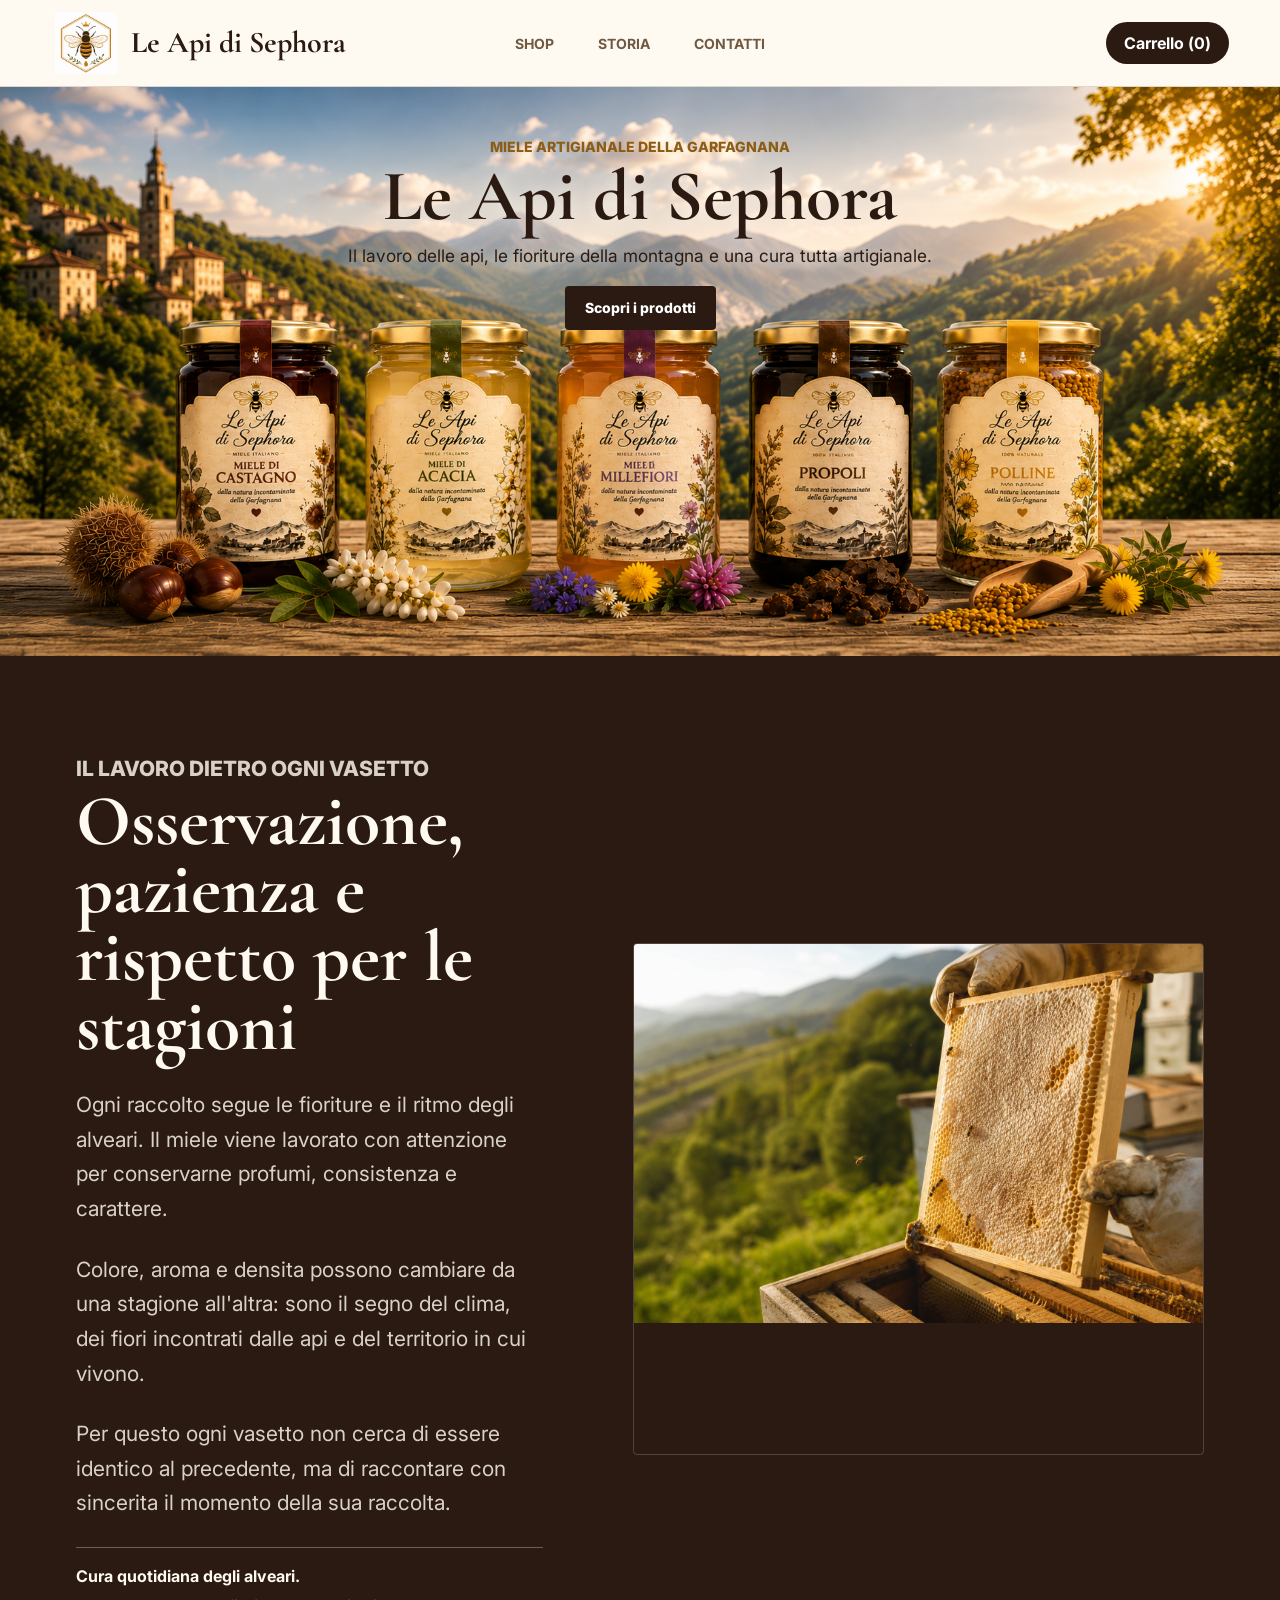
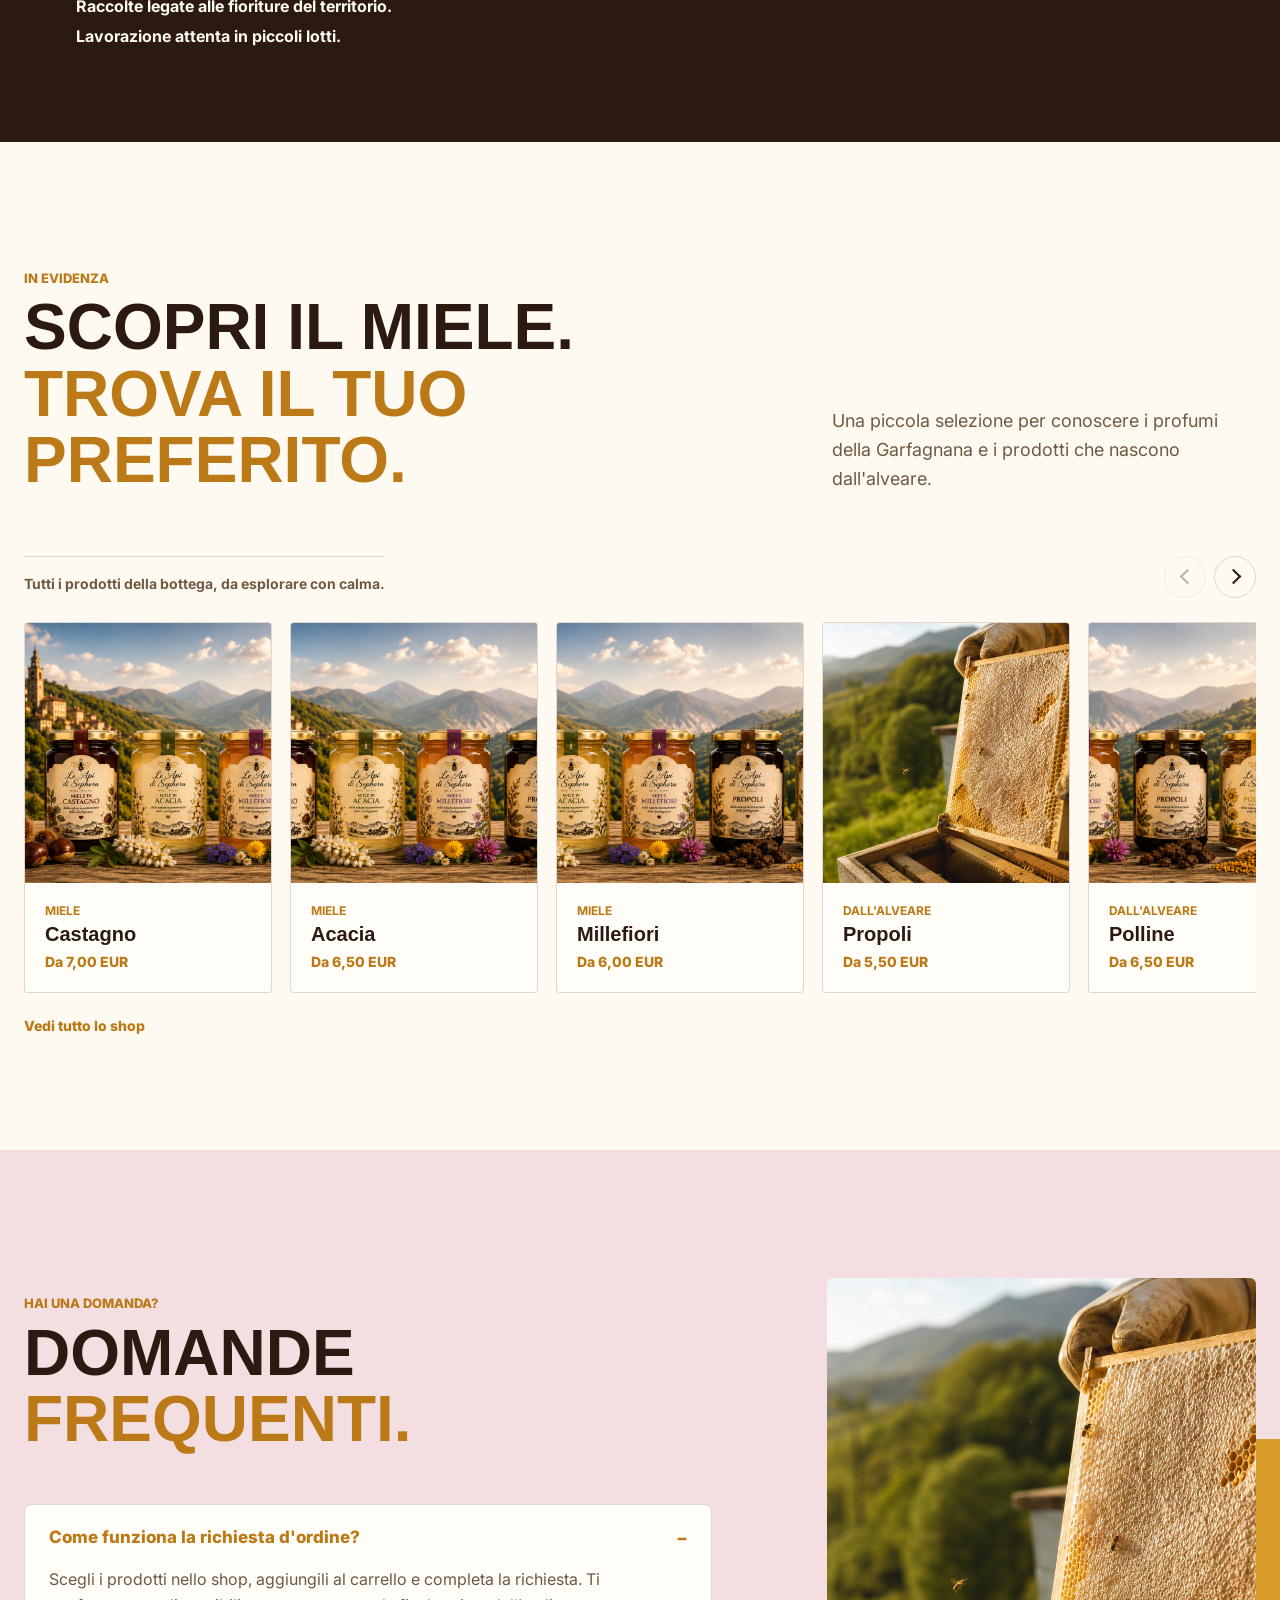
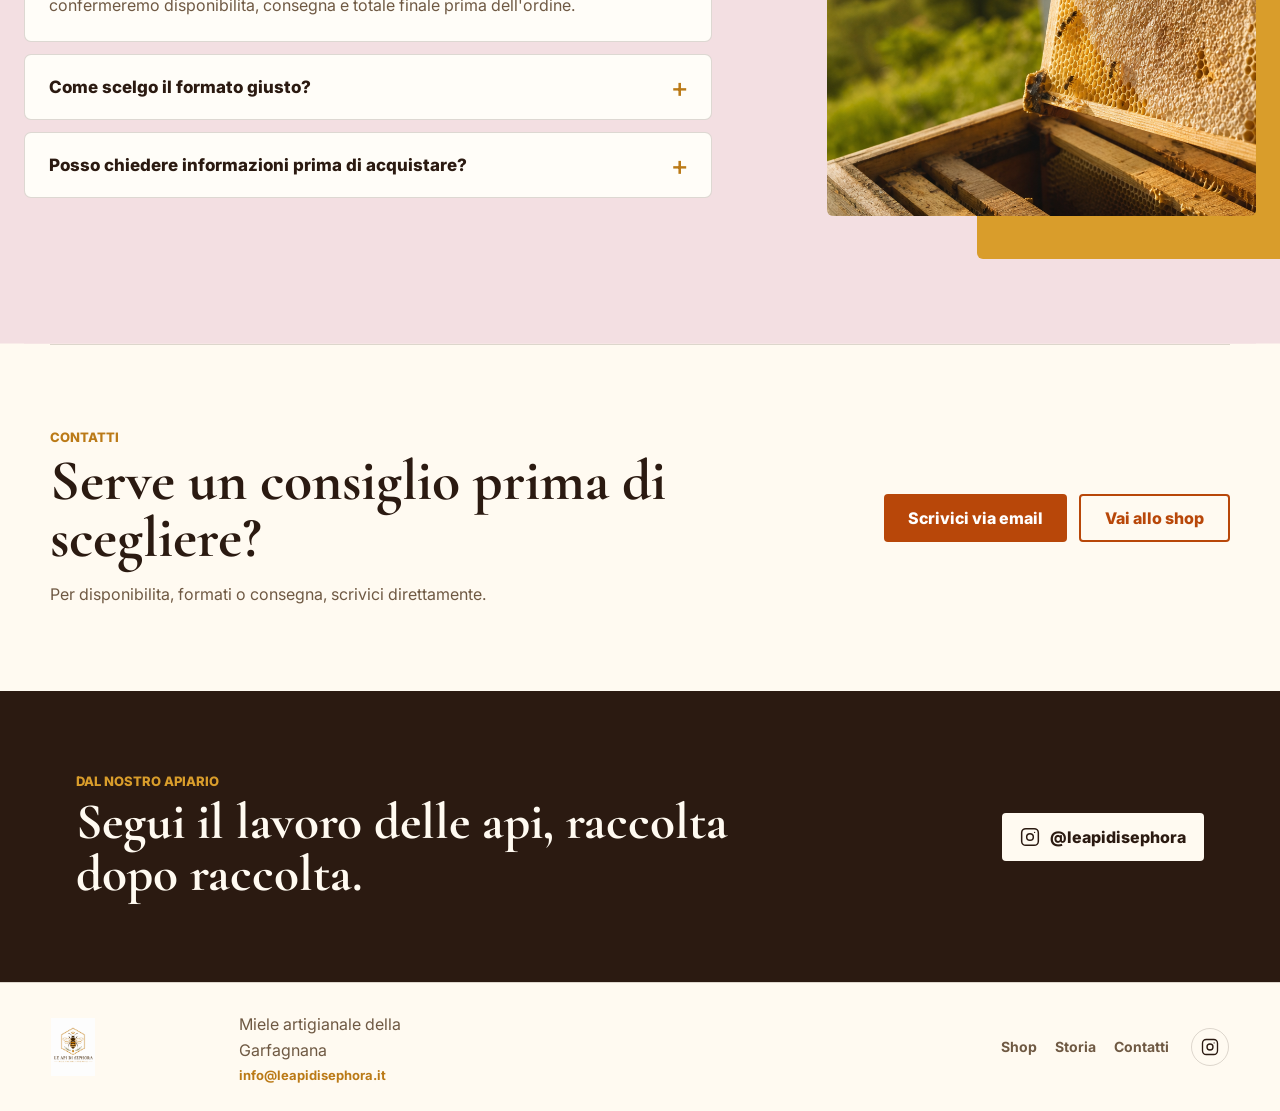
<file: index.html>
﻿<!doctype html>
<html lang="it">
  <head>
    <meta charset="utf-8">
    <meta name="viewport" content="width=device-width, initial-scale=1">
    <title>Le Api di Sephora | Miele artigianale della Garfagnana</title>
    <meta
      name="description"
      content="Le Api di Sephora: miele italiano artigianale della Garfagnana, nel rispetto del territorio."
    >
    <meta property="og:type" content="website">
    <meta property="og:locale" content="it_IT">
    <meta property="og:title" content="Le Api di Sephora | Miele artigianale della Garfagnana">
    <meta property="og:description" content="Miele italiano artigianale, nato tra le fioriture e le montagne della Garfagnana.">
    <meta property="og:url" content="https://gabrielegm03.github.io/sitocele/">
    <meta property="og:image" content="https://gabrielegm03.github.io/sitocele/home-sephora-wide.png">
    <meta name="twitter:card" content="summary_large_image">
    <meta name="theme-color" content="#2b1a11">
    <link rel="preconnect" href="https://fonts.googleapis.com">
    <link rel="preconnect" href="https://fonts.gstatic.com" crossorigin>
    <link
      href="https://fonts.googleapis.com/css2?family=Cormorant+Garamond:wght@500;600;700&family=Inter:wght@400;500;600;700&display=swap"
      rel="stylesheet"
    >
    <link rel="icon" type="image/png" href="logo-sephora.png">
    <link rel="stylesheet" href="styles.css?v=20260622-3">
  </head>
  <body>
    <header class="site-header">
      <a class="brand" href="index.html#home" aria-label="Torna alla home - Le Api di Sephora" title="Torna alla home">
        <img src="logo-mark.png" alt="">
        <span>Le Api di Sephora</span>
      </a>
      <nav class="site-nav" aria-label="Navigazione principale">
        <a href="shop.html">Shop</a>
        <a href="#storia">Storia</a>
        <a href="#contatti">Contatti</a>
      </nav>
      <a class="header-action" href="checkout.html">Carrello (<span id="cartCount">0</span>)</a>
    </header>

    <main>
      <section class="hero" id="home" aria-labelledby="hero-title">
        <img
          src="home-sephora-wide.png"
          alt="Selezione artigianale Le Api di Sephora dalla Garfagnana"
        >
        <div class="hero-content">
          <p class="hero-eyebrow">Miele artigianale della Garfagnana</p>
          <h1 id="hero-title">Le Api di Sephora</h1>
          <p>Il lavoro delle api, le fioriture della montagna e una cura tutta artigianale.</p>
          <a href="shop.html">Scopri i prodotti</a>
        </div>
      </section>

      <section class="story-band" id="storia">
        <div class="story-content">
          <p class="eyebrow">Il lavoro dietro ogni vasetto</p>
          <h2>Osservazione, pazienza e rispetto per le stagioni</h2>
          <div class="story-copy">
            <p>
              Ogni raccolto segue le fioriture e il ritmo degli alveari. Il miele viene
              lavorato con attenzione per conservarne profumi, consistenza e carattere.
            </p>
            <p>
              Colore, aroma e densita possono cambiare da una stagione all'altra: sono
              il segno del clima, dei fiori incontrati dalle api e del territorio in cui vivono.
            </p>
            <p>
              Per questo ogni vasetto non cerca di essere identico al precedente, ma di
              raccontare con sincerita il momento della sua raccolta.
            </p>
            <ul class="story-list">
              <li>Cura quotidiana degli alveari.</li>
              <li>Raccolte legate alle fioriture del territorio.</li>
              <li>Lavorazione attenta in piccoli lotti.</li>
            </ul>
          </div>
        </div>
        <figure class="story-media">
          <!-- Immagine editoriale temporanea: sostituire con una foto reale dell'apiario prima del lancio. -->
          <img src="apiary-story-placeholder.png" alt="Telaio di miele appena estratto dall'apiario" loading="lazy" decoding="async">
        </figure>
      </section>

      <section class="featured-section" aria-labelledby="featured-title">
        <div class="featured-heading">
          <div class="featured-title">
            <p class="eyebrow">In evidenza</p>
            <h2 id="featured-title">Scopri il miele.<br><span>Trova il tuo preferito.</span></h2>
          </div>
          <div class="featured-side">
            <p class="featured-intro">Una piccola selezione per conoscere i profumi della Garfagnana e i prodotti che nascono dall'alveare.</p>
          </div>
        </div>
        <div class="featured-toolbar">
          <p class="featured-note">Tutti i prodotti della bottega, da esplorare con calma.</p>
          <div class="carousel-controls" aria-label="Scorri i prodotti in evidenza">
            <button type="button" id="featuredPrevious" aria-controls="featuredTrack" aria-label="Prodotti precedenti" title="Prodotti precedenti">â†</button>
            <button type="button" id="featuredNext" aria-controls="featuredTrack" aria-label="Prodotti successivi" title="Prodotti successivi">â†’</button>
          </div>
        </div>
        <div class="featured-track" id="featuredTrack" tabindex="0">
          <a class="featured-product" href="shop.html?categoria=Miele">
            <figure class="featured-media"><img src="home-sephora-wide.png" alt="Miele di Castagno" loading="lazy" decoding="async" style="--product-position: 18% 62%;"></figure>
            <span class="featured-copy">
              <small>Miele</small>
              <strong>Castagno</strong>
              <em>Da 7,00 EUR</em>
            </span>
          </a>
          <a class="featured-product" href="shop.html?categoria=Miele">
            <figure class="featured-media"><img src="home-sephora-wide.png" alt="Miele di Acacia" loading="lazy" decoding="async" style="--product-position: 38% 62%;"></figure>
            <span class="featured-copy">
              <small>Miele</small>
              <strong>Acacia</strong>
              <em>Da 6,50 EUR</em>
            </span>
          </a>
          <a class="featured-product" href="shop.html?categoria=Miele">
            <figure class="featured-media"><img src="home-sephora-wide.png" alt="Miele Millefiori" loading="lazy" decoding="async" style="--product-position: 56% 62%;"></figure>
            <span class="featured-copy">
              <small>Miele</small>
              <strong>Millefiori</strong>
              <em>Da 6,00 EUR</em>
            </span>
          </a>
          <a class="featured-product" href="shop.html?categoria=Alveare">
            <figure class="featured-media"><img src="apiary-story-placeholder.png" alt="Prodotti dell'alveare" loading="lazy" decoding="async"></figure>
            <span class="featured-copy">
              <small>Dall'alveare</small>
              <strong>Propoli</strong>
              <em>Da 5,50 EUR</em>
            </span>
          </a>
          <a class="featured-product" href="shop.html?categoria=Polline">
            <figure class="featured-media"><img src="home-sephora-wide.png" alt="Polline" loading="lazy" decoding="async" style="--product-position: 88% 62%;"></figure>
            <span class="featured-copy">
              <small>Dall'alveare</small>
              <strong>Polline</strong>
              <em>Da 6,50 EUR</em>
            </span>
          </a>
          <a class="featured-product" href="shop.html?categoria=Pappa%20reale">
            <figure class="featured-media"><img src="home-sephora-wide.png" alt="Pappa reale biologica italiana fresca" loading="lazy" decoding="async" style="--product-position: 12% 62%;"></figure>
            <span class="featured-copy">
              <small>Dall'alveare</small>
              <strong>Pappa reale fresca</strong>
              <em>24,00 EUR</em>
            </span>
          </a>
          <a class="featured-product" href="shop.html?categoria=Miele%20in%20favo">
            <figure class="featured-media"><img src="apiary-story-placeholder.png" alt="Miele in favo di acacia" loading="lazy" decoding="async"></figure>
            <span class="featured-copy">
              <small>Miele in favo</small>
              <strong>Acacia</strong>
              <em>Da 10,00 EUR</em>
            </span>
          </a>
          <a class="featured-product" href="shop.html?categoria=Propoli">
            <figure class="featured-media"><img src="home-sephora-wide.png" alt="Propoli Junior" loading="lazy" decoding="async" style="--product-position: 75% 62%;"></figure>
            <span class="featured-copy">
              <small>Dall'alveare</small>
              <strong>Propoli Junior</strong>
              <em>12,00 EUR</em>
            </span>
          </a>
          <a class="featured-product" href="shop.html?categoria=Propoli">
            <figure class="featured-media"><img src="home-sephora-wide.png" alt="Propoli Spray" loading="lazy" decoding="async" style="--product-position: 78% 62%;"></figure>
            <span class="featured-copy">
              <small>Dall'alveare</small>
              <strong>Propoli Spray</strong>
              <em>12,00 EUR</em>
            </span>
          </a>
        </div>
        <a class="featured-all-link" href="shop.html">Vedi tutto lo shop</a>
      </section>

      <section class="faq-section" aria-labelledby="faq-title">
        <div class="faq-content">
          <p class="eyebrow">Hai una domanda?</p>
          <h2 id="faq-title">Domande <span>frequenti.</span></h2>
          <div class="faq-list">
            <details class="faq-item" open>
              <summary>Come funziona la richiesta d'ordine?</summary>
              <p>Scegli i prodotti nello shop, aggiungili al carrello e completa la richiesta. Ti confermeremo disponibilita, consegna e totale finale prima dell'ordine.</p>
            </details>
            <details class="faq-item">
              <summary>Come scelgo il formato giusto?</summary>
              <p>Ogni prodotto nello shop mostra i formati disponibili. Se hai dubbi sull'uso o sulla quantita, puoi scriverci prima di ordinare.</p>
            </details>
            <details class="faq-item">
              <summary>Posso chiedere informazioni prima di acquistare?</summary>
              <p>Certo. Per disponibilita, prodotti e modalita di consegna puoi contattarci direttamente: ti rispondiamo prima di procedere con l'ordine.</p>
            </details>
          </div>
        </div>
        <figure class="faq-visual">
          <!-- Immagine temporanea: sostituire con una foto reale dell'apiario. -->
          <img src="apiary-story-placeholder.png" alt="Telaio di miele dell'apiario" loading="lazy" decoding="async">
        </figure>
      </section>

      <section class="help-band" id="contatti" aria-labelledby="help-title">
        <div>
          <p class="eyebrow">Contatti</p>
          <h2 id="help-title">Serve un consiglio prima di scegliere?</h2>
          <p>Per disponibilita, formati o consegna, scrivici direttamente.</p>
        </div>
        <div class="help-actions">
          <a class="primary-link" href="mailto:info@leapidisephora.it">Scrivici via email</a>
          <a class="secondary-link" href="shop.html">Vai allo shop</a>
        </div>
      </section>

      <section class="social-band" aria-labelledby="social-title">
        <div>
          <p class="eyebrow">Dal nostro apiario</p>
          <h2 id="social-title">Segui il lavoro delle api, raccolta dopo raccolta.</h2>
        </div>
        <a class="social-cta" href="https://www.instagram.com/leapidisephora/" target="_blank" rel="noopener noreferrer" aria-label="Segui Le Api di Sephora su Instagram">
          <svg viewBox="0 0 24 24" aria-hidden="true" focusable="false">
            <rect x="2" y="2" width="20" height="20" rx="5" ry="5"></rect>
            <circle cx="12" cy="12" r="4"></circle>
            <circle cx="17.5" cy="6.5" r="0.8" fill="currentColor" stroke="none"></circle>
          </svg>
          <span>@leapidisephora</span>
        </a>
      </section>
    </main>

    <footer class="site-footer">
      <div class="footer-brand">
        <img src="logo-sephora.png" alt="Le Api di Sephora" loading="lazy" decoding="async">
        <div class="footer-brand-copy">
          <p>Miele artigianale della Garfagnana</p>
          <a href="mailto:info@leapidisephora.it">info@leapidisephora.it</a>
        </div>
      </div>
      <div class="footer-actions">
        <nav class="footer-nav" aria-label="Navigazione a fondo pagina">
          <a href="shop.html">Shop</a>
          <a href="#storia">Storia</a>
          <a href="#contatti">Contatti</a>
        </nav>
        <div class="footer-socials" aria-label="Social">
          <a class="social-link" href="https://www.instagram.com/leapidisephora/" target="_blank" rel="noopener noreferrer" aria-label="Segui Le Api di Sephora su Instagram" title="Instagram">
            <svg viewBox="0 0 24 24" aria-hidden="true" focusable="false">
              <rect x="2" y="2" width="20" height="20" rx="5" ry="5"></rect>
              <circle cx="12" cy="12" r="4"></circle>
              <circle cx="17.5" cy="6.5" r="0.8" fill="currentColor" stroke="none"></circle>
            </svg>
          </a>
        </div>
      </div>
    </footer>
    <script src="script.js?v=20260622-2" defer></script>
  </body>
</html>
</file>
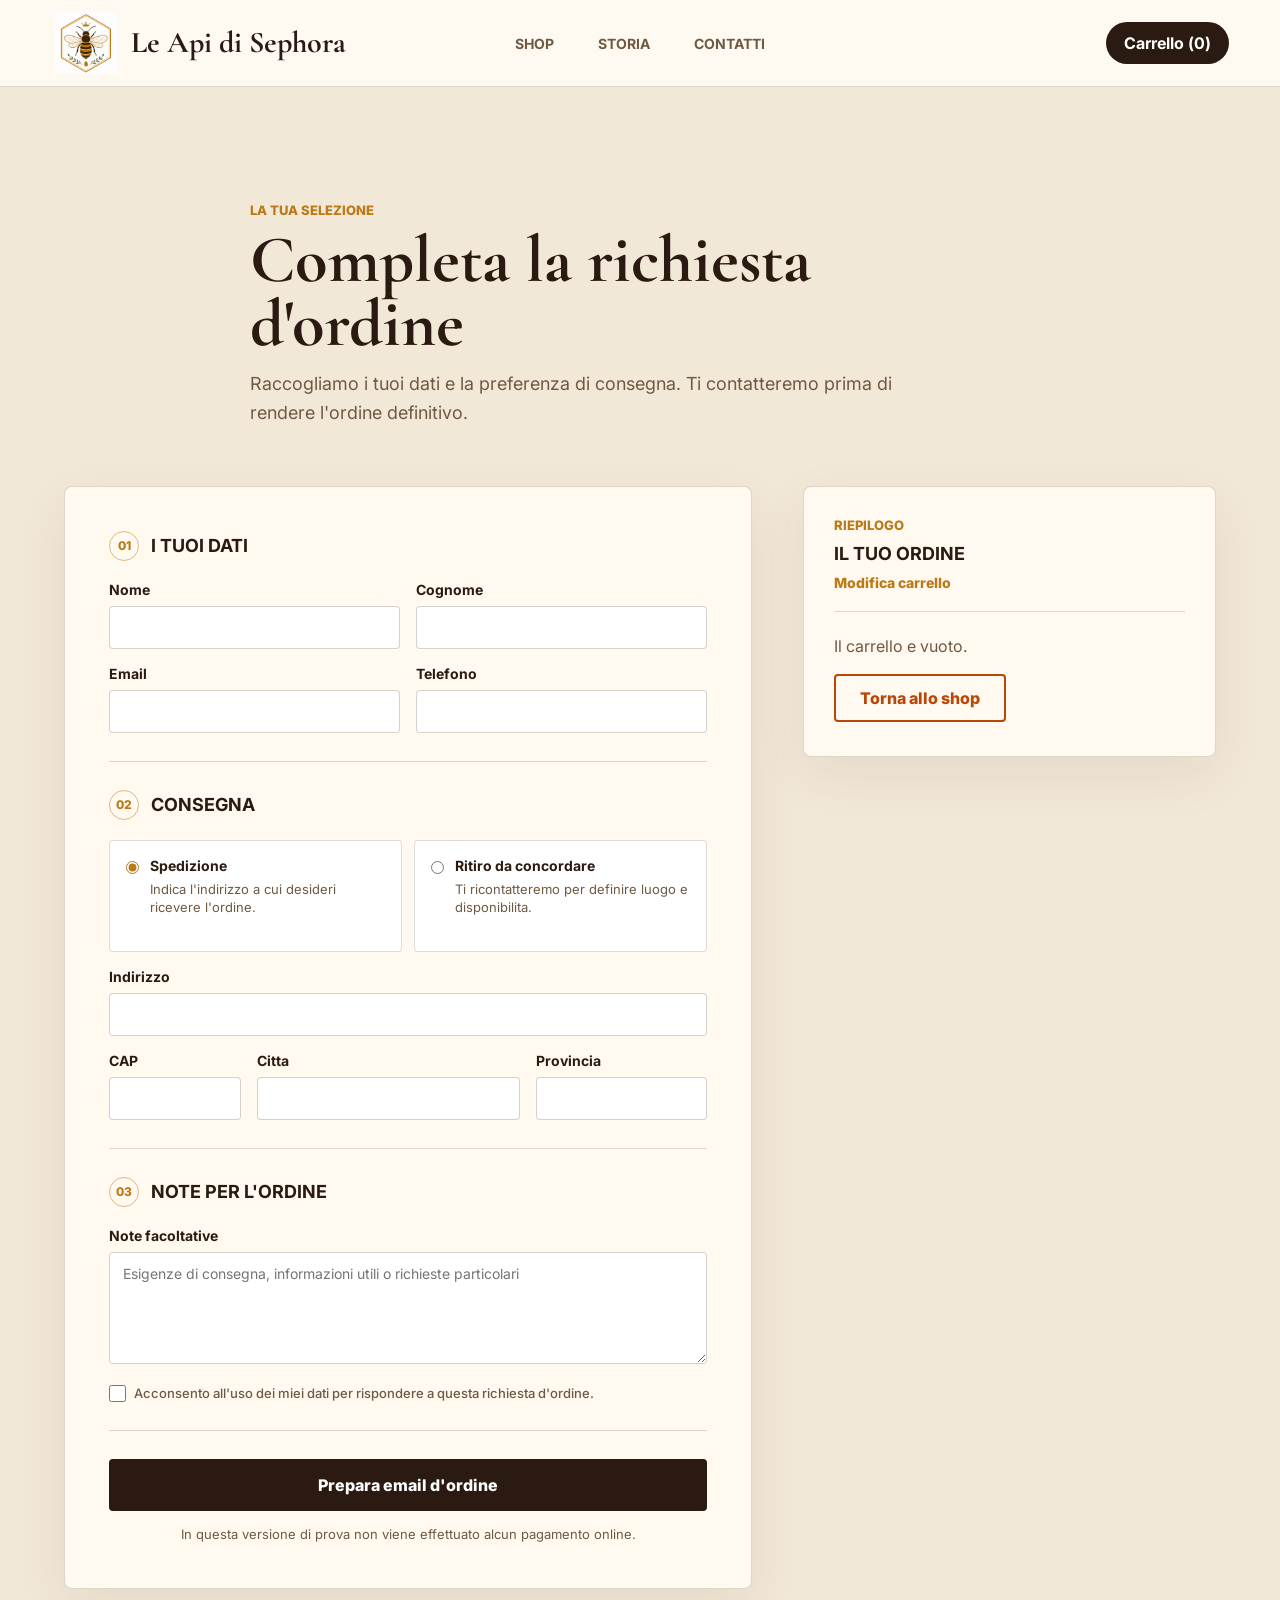
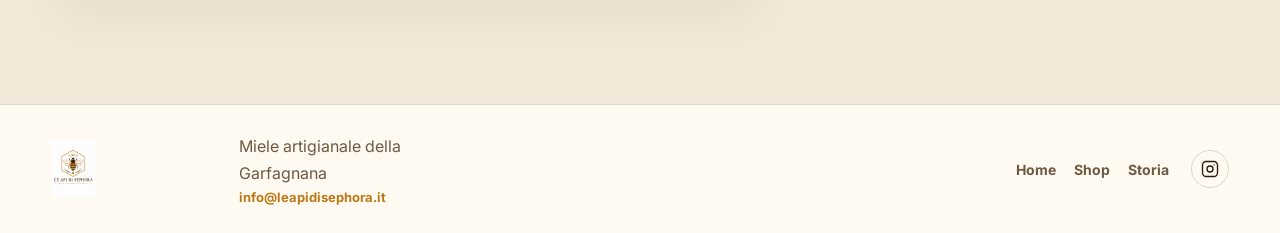
<file: checkout.html>
﻿<!doctype html>
<html lang="it">
  <head>
    <meta charset="utf-8">
    <meta name="viewport" content="width=device-width, initial-scale=1">
    <title>Checkout | Le Api di Sephora</title>
    <meta
      name="description"
      content="Completa la richiesta d'ordine di Le Api di Sephora."
    >
    <link rel="preconnect" href="https://fonts.googleapis.com">
    <link rel="preconnect" href="https://fonts.gstatic.com" crossorigin>
    <link
      href="https://fonts.googleapis.com/css2?family=Cormorant+Garamond:wght@500;600;700&family=Inter:wght@400;500;600;700&display=swap"
      rel="stylesheet"
    >
    <link rel="icon" type="image/png" href="logo-sephora.png">
    <link rel="stylesheet" href="styles.css?v=20260622-3">
  </head>
  <body class="checkout-body">
    <header class="site-header">
      <a class="brand" href="index.html#home" aria-label="Torna alla home - Le Api di Sephora" title="Torna alla home">
        <img src="logo-mark.png" alt="">
        <span>Le Api di Sephora</span>
      </a>
      <nav class="site-nav" aria-label="Navigazione principale">
        <a href="shop.html">Shop</a>
        <a href="index.html#storia">Storia</a>
        <a href="index.html#contatti">Contatti</a>
      </nav>
      <a class="header-action" href="checkout.html">Carrello (<span id="cartCount">0</span>)</a>
    </header>

    <main>
      <section class="checkout-section" aria-labelledby="checkout-title">
        <div class="checkout-intro">
          <p class="eyebrow">La tua selezione</p>
          <h1 id="checkout-title">Completa la richiesta d'ordine</h1>
          <p>Raccogliamo i tuoi dati e la preferenza di consegna. Ti contatteremo prima di rendere l'ordine definitivo.</p>
        </div>

        <div class="checkout-layout" id="checkoutStage">
          <form class="checkout-form" id="checkoutForm">
            <section class="checkout-form-section" aria-labelledby="customer-title">
              <div class="checkout-section-heading">
                <span>01</span>
                <h2 id="customer-title">I tuoi dati</h2>
              </div>
              <div class="form-grid form-grid-two">
                <label>
                  Nome
                  <input type="text" name="firstName" autocomplete="given-name" required>
                </label>
                <label>
                  Cognome
                  <input type="text" name="lastName" autocomplete="family-name" required>
                </label>
              </div>
              <div class="form-grid form-grid-two">
                <label>
                  Email
                  <input type="email" name="email" autocomplete="email" required>
                </label>
                <label>
                  Telefono
                  <input type="tel" name="phone" autocomplete="tel" required>
                </label>
              </div>
            </section>

            <section class="checkout-form-section" aria-labelledby="delivery-title">
              <div class="checkout-section-heading">
                <span>02</span>
                <h2 id="delivery-title">Consegna</h2>
              </div>
              <div class="delivery-options" role="radiogroup" aria-label="Modalita di consegna">
                <label class="delivery-option">
                  <input type="radio" name="delivery" value="Spedizione" checked>
                  <span>
                    <strong>Spedizione</strong>
                    <small>Indica l'indirizzo a cui desideri ricevere l'ordine.</small>
                  </span>
                </label>
                <label class="delivery-option">
                  <input type="radio" name="delivery" value="Ritiro da concordare">
                  <span>
                    <strong>Ritiro da concordare</strong>
                    <small>Ti ricontatteremo per definire luogo e disponibilita.</small>
                  </span>
                </label>
              </div>

              <div class="shipping-fields" id="shippingFields">
                <div class="form-grid">
                  <label>
                    Indirizzo
                    <input type="text" name="address" autocomplete="street-address" required>
                  </label>
                </div>
                <div class="form-grid form-grid-three">
                  <label>
                    CAP
                    <input type="text" name="postalCode" inputmode="numeric" autocomplete="postal-code" required>
                  </label>
                  <label>
                    Citta
                    <input type="text" name="city" autocomplete="address-level2" required>
                  </label>
                  <label>
                    Provincia
                    <input type="text" name="province" autocomplete="address-level1" required>
                  </label>
                </div>
              </div>
            </section>

            <section class="checkout-form-section" aria-labelledby="notes-title">
              <div class="checkout-section-heading">
                <span>03</span>
                <h2 id="notes-title">Note per l'ordine</h2>
              </div>
              <label>
                Note facoltative
                <textarea name="notes" rows="4" placeholder="Esigenze di consegna, informazioni utili o richieste particolari"></textarea>
              </label>
              <label class="consent-label">
                <input type="checkbox" name="privacy" required>
                <span>Acconsento all'uso dei miei dati per rispondere a questa richiesta d'ordine.</span>
              </label>
            </section>

            <button class="submit-order-button" type="submit">Prepara email d'ordine</button>
            <p class="checkout-disclaimer">In questa versione di prova non viene effettuato alcun pagamento online.</p>
          </form>

          <aside class="checkout-summary" aria-labelledby="summary-title">
            <div class="checkout-summary-heading">
              <p class="eyebrow">Riepilogo</p>
              <h2 id="summary-title">Il tuo ordine</h2>
              <a href="shop.html#carrello">Modifica carrello</a>
            </div>
            <div class="checkout-empty" id="checkoutEmpty" hidden>
              <p>Il carrello e vuoto.</p>
              <a class="secondary-link" href="shop.html">Torna allo shop</a>
            </div>
            <div id="checkoutContent">
              <div class="checkout-items" id="checkoutItems" aria-live="polite"></div>
              <div class="checkout-totals">
                <div>
                  <span>Totale prodotti</span>
                  <strong id="checkoutSubtotal">EUR 0,00</strong>
                </div>
                <p>Il costo della consegna viene comunicato prima della conferma.</p>
              </div>
            </div>
          </aside>
        </div>

        <section class="checkout-success" id="checkoutSuccess" hidden aria-live="polite">
          <p class="eyebrow">Richiesta pronta</p>
          <h2>Il riepilogo e pronto per essere inviato.</h2>
          <p>Abbiamo aperto il tuo programma email con i dettagli dell'ordine. Invia il messaggio per ricevere la conferma di disponibilita.</p>
          <a class="primary-link" href="shop.html">Torna allo shop</a>
        </section>
      </section>
    </main>

    <footer class="site-footer">
      <div class="footer-brand">
        <img src="logo-sephora.png" alt="Le Api di Sephora" loading="lazy" decoding="async">
        <div class="footer-brand-copy">
          <p>Miele artigianale della Garfagnana</p>
          <a href="mailto:info@leapidisephora.it">info@leapidisephora.it</a>
        </div>
      </div>
      <div class="footer-actions">
        <nav class="footer-nav" aria-label="Navigazione a fondo pagina">
          <a href="index.html#home">Home</a>
          <a href="shop.html">Shop</a>
          <a href="index.html#storia">Storia</a>
        </nav>
        <div class="footer-socials" aria-label="Social">
          <a class="social-link" href="https://www.instagram.com/leapidisephora/" target="_blank" rel="noopener noreferrer" aria-label="Segui Le Api di Sephora su Instagram" title="Instagram">
            <svg viewBox="0 0 24 24" aria-hidden="true" focusable="false">
              <rect x="2" y="2" width="20" height="20" rx="5" ry="5"></rect>
              <circle cx="12" cy="12" r="4"></circle>
              <circle cx="17.5" cy="6.5" r="0.8" fill="currentColor" stroke="none"></circle>
            </svg>
          </a>
        </div>
      </div>
    </footer>
    <script src="script.js?v=20260622-2" defer></script>
  </body>
</html>
</file>
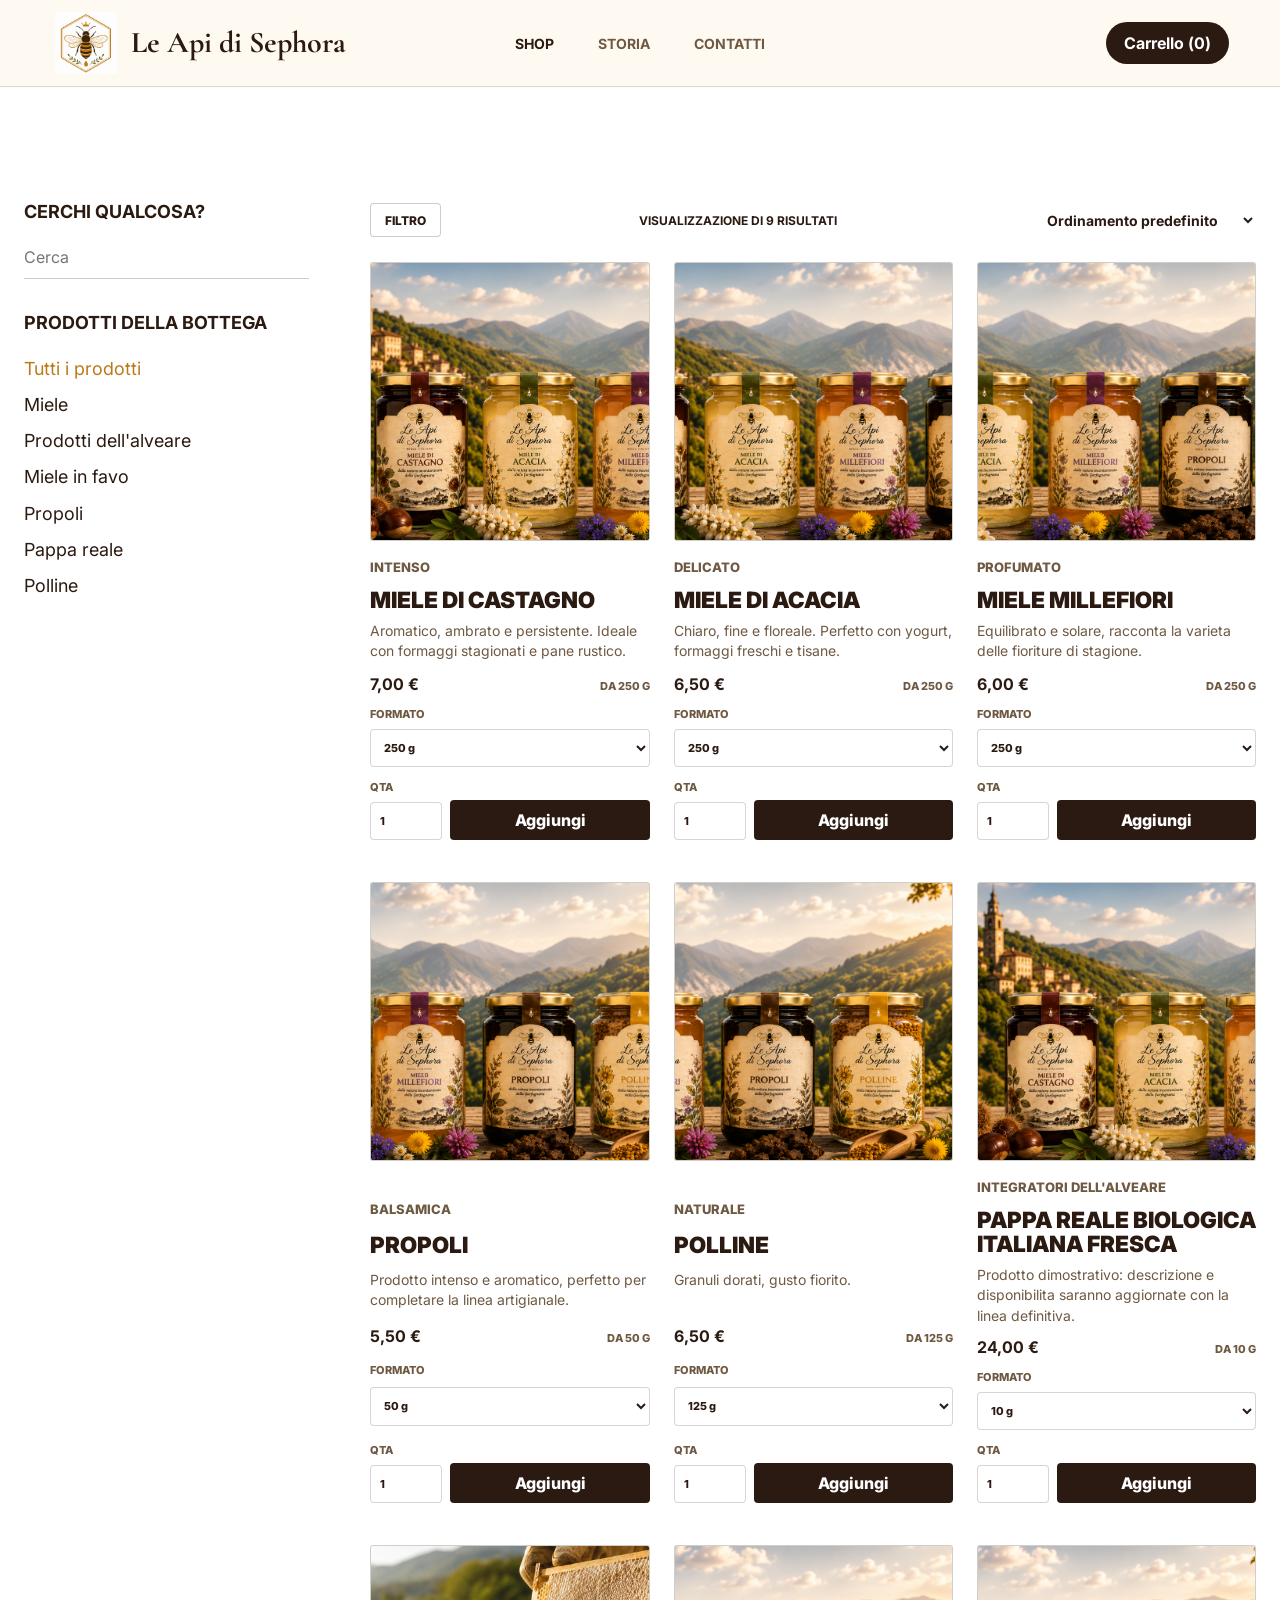
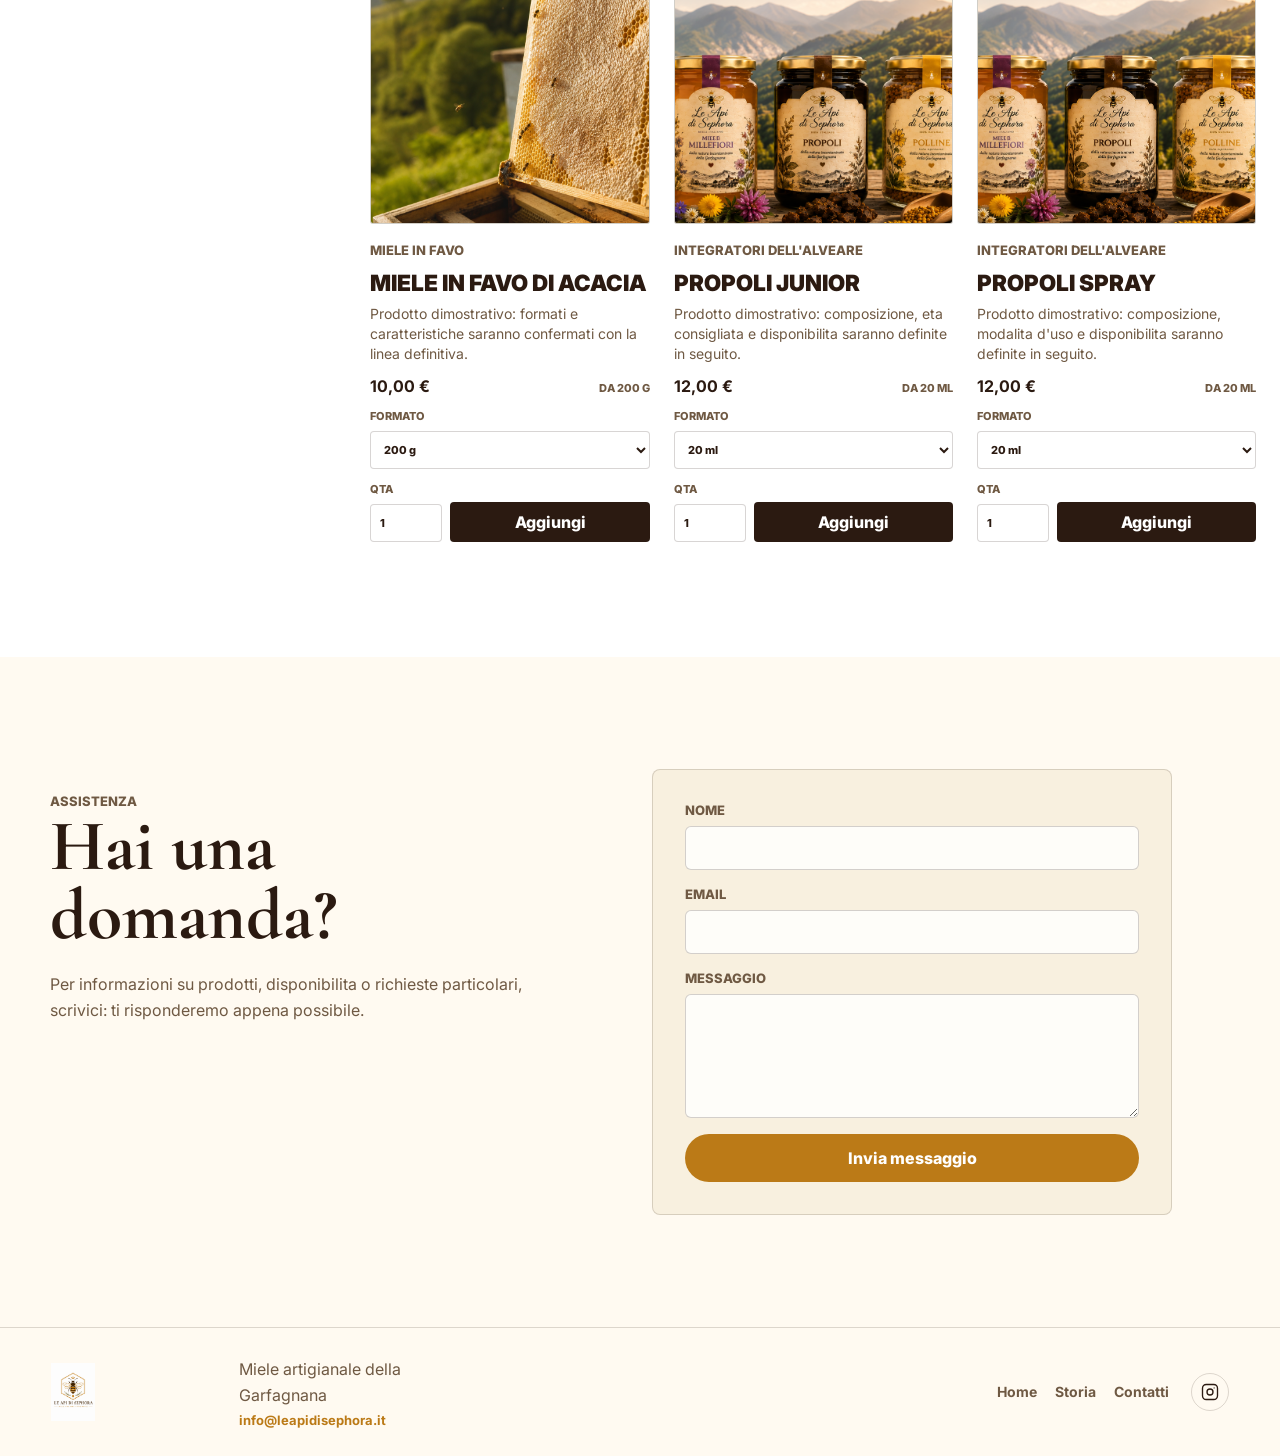
<file: shop.html>
﻿<!doctype html>
<html lang="it">
  <head>
    <meta charset="utf-8">
    <meta name="viewport" content="width=device-width, initial-scale=1">
    <title>Shop | Le Api di Sephora</title>
    <meta
      name="description"
      content="Bottega online Le Api di Sephora: scopri la selezione artigianale della Garfagnana."
    >
    <link rel="preconnect" href="https://fonts.googleapis.com">
    <link rel="preconnect" href="https://fonts.gstatic.com" crossorigin>
    <link
      href="https://fonts.googleapis.com/css2?family=Cormorant+Garamond:wght@500;600;700&family=Inter:wght@400;500;600;700&display=swap"
      rel="stylesheet"
    >
    <link rel="icon" type="image/png" href="logo-sephora.png">
    <link rel="stylesheet" href="styles.css?v=20260622-3">
  </head>
  <body>
    <header class="site-header">
      <a class="brand" href="index.html#home" aria-label="Torna alla home - Le Api di Sephora" title="Torna alla home">
        <img src="logo-mark.png" alt="">
        <span>Le Api di Sephora</span>
      </a>
      <nav class="site-nav" aria-label="Navigazione principale">
        <a href="shop.html" aria-current="page">Shop</a>
        <a href="index.html#storia">Storia</a>
        <a href="#contatti">Contatti</a>
      </nav>
      <a class="header-action" href="checkout.html">Carrello (<span id="cartCount">0</span>)</a>
    </header>

    <main>
      <section class="shop-section" id="shop">
        <div class="shop-layout">
          <aside class="catalog-sidebar" aria-label="Strumenti shop">
            <div class="shop-search">
              <h2>Cerchi qualcosa?</h2>
              <label class="sr-only" for="productSearch">Cerca prodotto</label>
              <input id="productSearch" type="search" placeholder="Cerca" autocomplete="off">
            </div>

            <div class="shop-categories">
              <h2>Prodotti della bottega</h2>
              <button type="button" data-filter-category="all" class="is-active">Tutti i prodotti</button>
              <button type="button" data-filter-category="Miele">Miele</button>
              <button type="button" data-filter-category="Alveare">Prodotti dell'alveare</button>
              <button type="button" data-filter-category="Miele in favo">Miele in favo</button>
              <button type="button" data-filter-category="Propoli">Propoli</button>
              <button type="button" data-filter-category="Pappa reale">Pappa reale</button>
              <button type="button" data-filter-category="Polline">Polline</button>
            </div>
          </aside>

          <div class="shop-main">
            <div class="shop-toolbar">
              <button class="filter-button" type="button">Filtro</button>
              <p id="resultCount">Visualizzazione di 9 risultati</p>
              <label class="sort-label">
                <span class="sr-only">Ordinamento</span>
                <select id="sortProducts">
                  <option value="default">Ordinamento predefinito</option>
                  <option value="price-asc">Prezzo crescente</option>
                  <option value="price-desc">Prezzo decrescente</option>
                  <option value="name-asc">Nome prodotto</option>
                </select>
              </label>
            </div>

            <div class="product-grid" aria-label="Prodotti acquistabili">
              <!-- Prodotti dimostrativi: sostituire immagini, formati e prezzi con i dati definitivi prima del lancio. -->
              <article class="product-card featured" data-product="Miele di Castagno" data-category="Miele" data-price-min="7.00" data-price-250="7.00" data-price-500="12.50">
                <figure class="product-media" style="--focus: 18%;">
                  <img src="home-sephora-wide.png" alt="Miele di Castagno" loading="lazy" decoding="async">
                </figure>
                <div class="product-info">
                  <p class="product-kicker">Intenso</p>
                  <h3>Miele di Castagno</h3>
                  <p>Aromatico, ambrato e persistente. Ideale con formaggi stagionati e pane rustico.</p>
                  <div class="price-row">
                    <strong data-price-display>EUR 7,00</strong>
                    <span>da 250 g</span>
                  </div>
                  <label class="select-label">
                    Formato
                    <select data-size>
                      <option value="250">250 g</option>
                      <option value="500">500 g</option>
                    </select>
                  </label>
                  <div class="buy-row">
                    <label>
                      Qta
                      <input data-qty type="number" min="1" max="24" value="1">
                    </label>
                    <button type="button" data-add>Aggiungi</button>
                  </div>
                </div>
              </article>

              <article class="product-card" data-product="Miele di Acacia" data-category="Miele" data-price-min="6.50" data-price-250="6.50" data-price-500="11.50">
                <figure class="product-media" style="--focus: 38%;">
                  <img src="home-sephora-wide.png" alt="Miele di Acacia" loading="lazy" decoding="async">
                </figure>
                <div class="product-info">
                  <p class="product-kicker">Delicato</p>
                  <h3>Miele di Acacia</h3>
                  <p>Chiaro, fine e floreale. Perfetto con yogurt, formaggi freschi e tisane.</p>
                  <div class="price-row">
                    <strong data-price-display>EUR 6,50</strong>
                    <span>da 250 g</span>
                  </div>
                  <label class="select-label">
                    Formato
                    <select data-size>
                      <option value="250">250 g</option>
                      <option value="500">500 g</option>
                    </select>
                  </label>
                  <div class="buy-row">
                    <label>
                      Qta
                      <input data-qty type="number" min="1" max="24" value="1">
                    </label>
                    <button type="button" data-add>Aggiungi</button>
                  </div>
                </div>
              </article>

              <article class="product-card" data-product="Miele Millefiori" data-category="Miele" data-price-min="6.00" data-price-250="6.00" data-price-500="10.50">
                <figure class="product-media" style="--focus: 55%;">
                  <img src="home-sephora-wide.png" alt="Miele Millefiori" loading="lazy" decoding="async">
                </figure>
                <div class="product-info">
                  <p class="product-kicker">Profumato</p>
                  <h3>Miele Millefiori</h3>
                  <p>Equilibrato e solare, racconta la varieta delle fioriture di stagione.</p>
                  <div class="price-row">
                    <strong data-price-display>EUR 6,00</strong>
                    <span>da 250 g</span>
                  </div>
                  <label class="select-label">
                    Formato
                    <select data-size>
                      <option value="250">250 g</option>
                      <option value="500">500 g</option>
                    </select>
                  </label>
                  <div class="buy-row">
                    <label>
                      Qta
                      <input data-qty type="number" min="1" max="24" value="1">
                    </label>
                    <button type="button" data-add>Aggiungi</button>
                  </div>
                </div>
              </article>

              <article class="product-card" data-product="Propoli" data-category="Propoli" data-price-min="5.50" data-price-50="5.50" data-price-100="9.00">
                <figure class="product-media" style="--focus: 72%;">
                  <img src="home-sephora-wide.png" alt="Propoli" loading="lazy" decoding="async">
                </figure>
                <div class="product-info">
                  <p class="product-kicker">Balsamica</p>
                  <h3>Propoli</h3>
                  <p>Prodotto intenso e aromatico, perfetto per completare la linea artigianale.</p>
                  <div class="price-row">
                    <strong data-price-display>EUR 5,50</strong>
                    <span>da 50 g</span>
                  </div>
                  <label class="select-label">
                    Formato
                    <select data-size>
                      <option value="50">50 g</option>
                      <option value="100">100 g</option>
                    </select>
                  </label>
                  <div class="buy-row">
                    <label>
                      Qta
                      <input data-qty type="number" min="1" max="24" value="1">
                    </label>
                    <button type="button" data-add>Aggiungi</button>
                  </div>
                </div>
              </article>

              <article class="product-card" data-product="Polline" data-category="Polline" data-price-min="6.50" data-price-125="6.50" data-price-250="12.00">
                <figure class="product-media" style="--focus: 88%;">
                  <img src="home-sephora-wide.png" alt="Polline" loading="lazy" decoding="async">
                </figure>
                <div class="product-info">
                  <p class="product-kicker">Naturale</p>
                  <h3>Polline</h3>
                  <p>Granuli dorati, gusto fiorito.</p>
                  <div class="price-row">
                    <strong data-price-display>EUR 6,50</strong>
                    <span>da 125 g</span>
                  </div>
                  <label class="select-label">
                    Formato
                    <select data-size>
                      <option value="125">125 g</option>
                      <option value="250">250 g</option>
                    </select>
                  </label>
                  <div class="buy-row">
                    <label>
                      Qta
                      <input data-qty type="number" min="1" max="24" value="1">
                    </label>
                    <button type="button" data-add>Aggiungi</button>
                  </div>
                </div>
              </article>

              <article class="product-card" data-product="Pappa Reale Biologica Italiana Fresca" data-category="Pappa reale" data-price-min="24.00" data-price-10="24.00">
                <figure class="product-media" style="--focus: 12%;">
                  <img src="home-sephora-wide.png" alt="Immagine provvisoria per Pappa Reale Biologica Italiana Fresca" loading="lazy" decoding="async">
                </figure>
                <div class="product-info">
                  <p class="product-kicker">Integratori dell'alveare</p>
                  <h3>Pappa Reale Biologica Italiana Fresca</h3>
                  <p>Prodotto dimostrativo: descrizione e disponibilita saranno aggiornate con la linea definitiva.</p>
                  <div class="price-row">
                    <strong data-price-display>EUR 24,00</strong>
                    <span>da 10 g</span>
                  </div>
                  <label class="select-label">
                    Formato
                    <select data-size>
                      <option value="10">10 g</option>
                    </select>
                  </label>
                  <div class="buy-row">
                    <label>
                      Qta
                      <input data-qty type="number" min="1" max="24" value="1">
                    </label>
                    <button type="button" data-add>Aggiungi</button>
                  </div>
                </div>
              </article>

              <article class="product-card" data-product="Miele in Favo di Acacia" data-category="Miele in favo" data-price-min="10.00" data-price-200="10.00" data-price-400="18.00">
                <figure class="product-media">
                  <img src="apiary-story-placeholder.png" alt="Miele in favo di Acacia" loading="lazy" decoding="async">
                </figure>
                <div class="product-info">
                  <p class="product-kicker">Miele in favo</p>
                  <h3>Miele in Favo di Acacia</h3>
                  <p>Prodotto dimostrativo: formati e caratteristiche saranno confermati con la linea definitiva.</p>
                  <div class="price-row">
                    <strong data-price-display>EUR 10,00</strong>
                    <span>da 200 g</span>
                  </div>
                  <label class="select-label">
                    Formato
                    <select data-size>
                      <option value="200">200 g</option>
                      <option value="400">400 g</option>
                    </select>
                  </label>
                  <div class="buy-row">
                    <label>
                      Qta
                      <input data-qty type="number" min="1" max="24" value="1">
                    </label>
                    <button type="button" data-add>Aggiungi</button>
                  </div>
                </div>
              </article>

              <article class="product-card" data-product="Propoli Junior" data-category="Propoli" data-price-min="12.00" data-price-20="12.00">
                <figure class="product-media" style="--focus: 75%;">
                  <img src="home-sephora-wide.png" alt="Immagine provvisoria per Propoli Junior" loading="lazy" decoding="async">
                </figure>
                <div class="product-info">
                  <p class="product-kicker">Integratori dell'alveare</p>
                  <h3>Propoli Junior</h3>
                  <p>Prodotto dimostrativo: composizione, eta consigliata e disponibilita saranno definite in seguito.</p>
                  <div class="price-row">
                    <strong data-price-display>EUR 12,00</strong>
                    <span>da 20 ml</span>
                  </div>
                  <label class="select-label">
                    Formato
                    <select data-size>
                      <option value="20">20 ml</option>
                    </select>
                  </label>
                  <div class="buy-row">
                    <label>
                      Qta
                      <input data-qty type="number" min="1" max="24" value="1">
                    </label>
                    <button type="button" data-add>Aggiungi</button>
                  </div>
                </div>
              </article>

              <article class="product-card" data-product="Propoli Spray" data-category="Propoli" data-price-min="12.00" data-price-20="12.00">
                <figure class="product-media" style="--focus: 78%;">
                  <img src="home-sephora-wide.png" alt="Immagine provvisoria per Propoli Spray" loading="lazy" decoding="async">
                </figure>
                <div class="product-info">
                  <p class="product-kicker">Integratori dell'alveare</p>
                  <h3>Propoli Spray</h3>
                  <p>Prodotto dimostrativo: composizione, modalita d'uso e disponibilita saranno definite in seguito.</p>
                  <div class="price-row">
                    <strong data-price-display>EUR 12,00</strong>
                    <span>da 20 ml</span>
                  </div>
                  <label class="select-label">
                    Formato
                    <select data-size>
                      <option value="20">20 ml</option>
                    </select>
                  </label>
                  <div class="buy-row">
                    <label>
                      Qta
                      <input data-qty type="number" min="1" max="24" value="1">
                    </label>
                    <button type="button" data-add>Aggiungi</button>
                  </div>
                </div>
              </article>
            </div>
          </div>
        </div>
      </section>

      <section class="contact-section" id="contatti">
        <div class="contact-copy">
          <p class="eyebrow">Assistenza</p>
          <h2>Hai una domanda?</h2>
          <p>
            Per informazioni su prodotti, disponibilita o richieste particolari,
            scrivici: ti risponderemo appena possibile.
          </p>
        </div>
        <form class="contact-form" action="mailto:info@leapidisephora.it" method="post" enctype="text/plain">
          <label>
            Nome
            <input type="text" name="nome" autocomplete="name" required>
          </label>
          <label>
            Email
            <input type="email" name="email" autocomplete="email" required>
          </label>
          <label>
            Messaggio
            <textarea name="messaggio" rows="6" required></textarea>
          </label>
          <button type="submit">Invia messaggio</button>
        </form>
      </section>
    </main>

    <footer class="site-footer">
      <div class="footer-brand">
        <img src="logo-sephora.png" alt="Le Api di Sephora" loading="lazy" decoding="async">
        <div class="footer-brand-copy">
          <p>Miele artigianale della Garfagnana</p>
          <a href="mailto:info@leapidisephora.it">info@leapidisephora.it</a>
        </div>
      </div>
      <div class="footer-actions">
        <nav class="footer-nav" aria-label="Navigazione a fondo pagina">
          <a href="index.html#home">Home</a>
          <a href="index.html#storia">Storia</a>
          <a href="#contatti">Contatti</a>
        </nav>
        <div class="footer-socials" aria-label="Social">
          <a class="social-link" href="https://www.instagram.com/leapidisephora/" target="_blank" rel="noopener noreferrer" aria-label="Segui Le Api di Sephora su Instagram" title="Instagram">
            <svg viewBox="0 0 24 24" aria-hidden="true" focusable="false">
              <rect x="2" y="2" width="20" height="20" rx="5" ry="5"></rect>
              <circle cx="12" cy="12" r="4"></circle>
              <circle cx="17.5" cy="6.5" r="0.8" fill="currentColor" stroke="none"></circle>
            </svg>
          </a>
        </div>
      </div>
    </footer>
    <script src="script.js?v=20260622-2" defer></script>
  </body>
</html>
</file>
<file: styles.css>
:root {
  --ink: #2b1a11;
  --muted: #6f5943;
  --honey: #bb7a17;
  --gold: #d99d2b;
  --cream: #fffaf1;
  --paper: #f8f0df;
  --leaf: #4f6f44;
  --line: rgba(43, 26, 17, 0.16);
  --shadow: 0 20px 60px rgba(80, 48, 17, 0.14);
  --header-height: 86px;
}

* {
  box-sizing: border-box;
}

html {
  scroll-behavior: smooth;
  scroll-padding-top: 96px;
}

body {
  margin: 0;
  color: var(--ink);
  background: var(--cream);
  font-family: Inter, system-ui, -apple-system, BlinkMacSystemFont, "Segoe UI", sans-serif;
}

img {
  display: block;
  max-width: 100%;
}

a {
  color: inherit;
}

.sr-only {
  position: absolute;
  width: 1px;
  height: 1px;
  padding: 0;
  margin: -1px;
  overflow: hidden;
  clip: rect(0, 0, 0, 0);
  white-space: nowrap;
  border: 0;
}

.site-header {
  position: sticky;
  top: 0;
  z-index: 100;
  display: grid;
  grid-template-columns: minmax(240px, 1fr) auto 1fr;
  align-items: center;
  gap: 24px;
  min-height: 86px;
  padding: 8px clamp(18px, 4vw, 56px);
  background: rgba(255, 250, 241, 0.92);
  border-bottom: 1px solid var(--line);
  backdrop-filter: blur(18px);
}

.brand {
  display: inline-flex;
  align-items: center;
  gap: 14px;
  width: max-content;
  max-width: 100%;
  min-height: 68px;
  padding: 4px 10px 4px 4px;
  border-radius: 8px;
  text-decoration: none;
  transition: background 160ms ease, transform 160ms ease;
}

.brand:hover,
.brand:focus-visible {
  background: rgba(187, 122, 23, 0.1);
}

.brand:focus-visible {
  outline: 3px solid rgba(187, 122, 23, 0.34);
  outline-offset: 3px;
}

.brand img {
  flex: 0 0 auto;
  width: 62px;
  height: 62px;
  object-fit: contain;
  object-position: left center;
}

.brand span {
  color: var(--ink);
  font-family: "Cormorant Garamond", Georgia, serif;
  font-size: clamp(25px, 2.35vw, 36px);
  font-weight: 700;
  line-height: 1;
  white-space: nowrap;
}

.site-nav {
  display: flex;
  justify-content: center;
  gap: clamp(18px, 4vw, 44px);
  font-size: 14px;
  font-weight: 700;
  text-transform: uppercase;
}

.site-nav a,
.header-action,
.product-card a {
  text-decoration: none;
}

.site-nav a {
  color: var(--muted);
}

.site-nav a:hover {
  color: var(--ink);
}

.site-nav a[aria-current="page"] {
  color: var(--ink);
}

.header-action {
  justify-self: end;
  display: inline-flex;
  align-items: center;
  justify-content: center;
  min-width: 108px;
  min-height: 42px;
  padding: 10px 18px;
  color: white;
  background: var(--ink);
  border-radius: 999px;
  font-weight: 700;
}

body.cart-drawer-open {
  overflow: hidden;
}

.cart-drawer {
  position: fixed;
  z-index: 1000;
  inset: 0;
}

.cart-drawer[hidden] {
  display: none;
}

.cart-drawer-backdrop {
  position: absolute;
  inset: 0;
  width: 100%;
  height: 100%;
  border: 0;
  background: rgba(35, 20, 10, 0.42);
  cursor: default;
  opacity: 0;
  transition: opacity 220ms ease;
}

.cart-drawer-panel {
  position: absolute;
  top: 0;
  right: 0;
  display: flex;
  flex-direction: column;
  width: min(100%, 460px);
  height: 100%;
  overflow: hidden;
  background: #fffaf1;
  box-shadow: -16px 0 42px rgba(35, 20, 10, 0.2);
  transform: translateX(100%);
  transition: transform 220ms ease;
}

.cart-drawer.is-open .cart-drawer-backdrop {
  opacity: 1;
}

.cart-drawer.is-open .cart-drawer-panel {
  transform: translateX(0);
}

.cart-drawer-header {
  display: flex;
  align-items: flex-start;
  justify-content: space-between;
  gap: 20px;
  padding: 28px 28px 22px;
  border-bottom: 1px solid var(--line);
}

.cart-drawer-header h2 {
  margin: 6px 0 0;
  font-size: 42px;
  line-height: 0.9;
}

.cart-drawer-close {
  display: inline-grid;
  width: 38px;
  height: 38px;
  padding: 0;
  color: var(--ink);
  border: 1px solid var(--line);
  border-radius: 50%;
  background: transparent;
  font-size: 22px;
  line-height: 1;
  place-items: center;
  cursor: pointer;
}

.cart-drawer-close:hover,
.cart-drawer-close:focus-visible {
  color: white;
  border-color: var(--ink);
  background: var(--ink);
}

.cart-drawer-body {
  flex: 1 1 auto;
  min-height: 0;
  overflow-y: auto;
  padding: 10px 28px 24px;
}

.cart-drawer-empty {
  margin: 24px 0;
  color: var(--muted);
}

.cart-drawer-list {
  display: grid;
}

.drawer-cart-item {
  display: grid;
  gap: 14px;
  padding: 21px 0;
  border-bottom: 1px solid var(--line);
}

.drawer-cart-item-copy {
  display: grid;
  gap: 5px;
}

.drawer-cart-item-copy strong {
  font-size: 17px;
}

.drawer-cart-item-copy span,
.drawer-cart-item-actions span {
  color: var(--muted);
  font-size: 14px;
}

.drawer-cart-item-actions {
  display: flex;
  align-items: center;
  justify-content: space-between;
  gap: 14px;
}

.drawer-cart-item-actions > div {
  display: inline-flex;
  align-items: center;
  gap: 8px;
}

.drawer-cart-item-actions button {
  min-width: 30px;
  height: 30px;
  padding: 0 8px;
  color: var(--ink);
  border: 1px solid var(--line);
  border-radius: 4px;
  background: #fffdf8;
  font: inherit;
  font-weight: 800;
  cursor: pointer;
}

.drawer-cart-item-actions button:hover,
.drawer-cart-item-actions button:focus-visible {
  border-color: var(--honey);
  color: var(--honey);
}

.drawer-cart-item-actions .drawer-remove {
  min-width: auto;
  color: var(--honey);
  border-color: transparent;
  background: transparent;
  font-size: 13px;
}

.cart-drawer-footer {
  padding: 22px 28px 28px;
  border-top: 1px solid var(--line);
  background: #f6ecdb;
}

.cart-drawer-total {
  display: flex;
  align-items: baseline;
  justify-content: space-between;
  gap: 16px;
}

.cart-drawer-total span {
  font-weight: 700;
}

.cart-drawer-total strong {
  font-size: 22px;
}

.cart-drawer-footer > p {
  margin: 10px 0 18px;
  color: var(--muted);
  font-size: 13px;
  line-height: 1.45;
}

.drawer-checkout,
.drawer-continue,
.drawer-clear {
  display: flex;
  align-items: center;
  justify-content: center;
  width: 100%;
  min-height: 46px;
  border-radius: 5px;
  font: inherit;
  font-size: 14px;
  font-weight: 800;
  text-decoration: none;
}

.drawer-checkout {
  color: white;
  background: var(--honey);
}

.drawer-checkout:hover,
.drawer-checkout:focus-visible {
  background: #9d6411;
}

.drawer-checkout.is-disabled {
  pointer-events: none;
  opacity: 0.45;
}

.drawer-continue,
.drawer-clear {
  margin-top: 10px;
  color: var(--ink);
  border: 1px solid var(--line);
  background: transparent;
  cursor: pointer;
}

.drawer-continue:hover,
.drawer-continue:focus-visible,
.drawer-clear:hover,
.drawer-clear:focus-visible {
  border-color: var(--honey);
  background: #fff8ec;
}

.drawer-clear:disabled {
  cursor: default;
  opacity: 0.45;
}

.cart-added-notice {
  position: fixed;
  top: calc(var(--header-height, 86px) + 16px);
  right: 20px;
  z-index: 900;
  display: grid;
  gap: 7px;
  width: min(330px, calc(100% - 40px));
  padding: 20px;
  color: var(--ink);
  border: 1px solid rgba(187, 122, 23, 0.3);
  border-radius: 6px;
  background: #fffaf1;
  box-shadow: 0 16px 32px rgba(51, 30, 13, 0.16);
  opacity: 0;
  transform: translateX(calc(100% + 24px));
  transition: opacity 180ms ease, transform 180ms ease;
}

.cart-added-notice[hidden] {
  display: none;
}

.cart-added-notice.is-visible {
  opacity: 1;
  transform: translateX(0);
}

.cart-added-notice .eyebrow {
  margin: 0;
}

.cart-added-notice > strong {
  max-width: calc(100% - 34px);
  font-size: 18px;
  line-height: 1.2;
}

.cart-added-notice > span {
  color: var(--muted);
  font-size: 14px;
}

.cart-added-close {
  position: absolute;
  top: 13px;
  right: 13px;
  display: grid;
  width: 28px;
  height: 28px;
  padding: 0;
  color: var(--ink);
  border: 1px solid var(--line);
  border-radius: 50%;
  background: transparent;
  font: inherit;
  font-weight: 800;
  line-height: 1;
  place-items: center;
  cursor: pointer;
}

.cart-added-actions {
  display: grid;
  grid-template-columns: 1fr 1fr;
  gap: 8px;
  margin-top: 10px;
}

.cart-added-actions button {
  min-height: 38px;
  padding: 8px 10px;
  border: 1px solid var(--honey);
  border-radius: 4px;
  background: transparent;
  color: var(--honey);
  font: inherit;
  font-size: 13px;
  font-weight: 800;
  cursor: pointer;
}

.cart-added-actions .cart-added-view {
  color: white;
  background: var(--honey);
}

.cart-added-actions button:hover,
.cart-added-actions button:focus-visible {
  border-color: #9d6411;
  color: white;
  background: #9d6411;
}

.hero {
  position: relative;
  display: grid;
  place-items: center;
  overflow: hidden;
  scroll-margin-top: 96px;
  height: auto;
  min-height: 0;
  background: #f8f0df;
}

.hero img {
  width: 100%;
  height: auto;
  max-width: none;
  max-height: none;
  object-fit: contain;
  object-position: center;
}

.hero-content {
  position: absolute;
  top: clamp(26px, 4vw, 70px);
  left: 50%;
  z-index: 1;
  display: grid;
  justify-items: center;
  width: min(760px, calc(100% - 40px));
  color: var(--ink);
  text-align: center;
  transform: translateX(-50%);
}

.hero-eyebrow {
  margin: 0 0 8px;
  color: #8d5d16;
  font-size: clamp(11px, 1.1vw, 15px);
  font-weight: 800;
  text-transform: uppercase;
}

.hero-content h1 {
  margin: 0;
  font-family: "Cormorant Garamond", Georgia, serif;
  font-size: clamp(44px, 5.6vw, 82px);
  line-height: 0.94;
  text-shadow: 0 2px 18px rgba(255, 250, 241, 0.72);
}

.hero-content > p:not(.hero-eyebrow) {
  max-width: 610px;
  margin: 12px 0 0;
  font-size: clamp(15px, 1.35vw, 19px);
  line-height: 1.45;
  text-shadow: 0 2px 14px rgba(255, 250, 241, 0.84);
}

.hero-content a {
  display: inline-flex;
  align-items: center;
  justify-content: center;
  min-height: 44px;
  margin-top: 18px;
  padding: 10px 20px;
  color: white;
  border-radius: 4px;
  background: var(--ink);
  font-size: 14px;
  font-weight: 800;
  text-decoration: none;
  transition: background 160ms ease, transform 160ms ease;
}

.hero-content a:hover {
  background: var(--honey);
  transform: translateY(-1px);
}

.product-card p,
.story-band p,
.contact-copy p,
.site-footer p {
  margin: 0;
  color: var(--muted);
  line-height: 1.65;
}

.primary-link,
.secondary-link {
  display: inline-flex;
  align-items: center;
  justify-content: center;
  min-height: 48px;
  padding: 12px 24px;
  border-radius: 4px;
  font-weight: 800;
  text-decoration: none;
}

.primary-link {
  color: white;
  background: #b84709;
}

.secondary-link {
  color: #b84709;
  border: 2px solid #b84709;
}

.shop-section {
  width: 100%;
  margin: 0;
  padding: clamp(68px, 9vw, 116px) 0;
  background: #ffffff;
}

.section-heading {
  display: flex;
  align-items: end;
  justify-content: space-between;
  gap: 24px;
  margin-bottom: 30px;
}

.shop-note {
  max-width: 360px;
  margin: 0;
  color: var(--muted);
  line-height: 1.55;
}

.shop-layout {
  width: min(1320px, calc(100% - 48px));
  margin: 0 auto;
  display: grid;
  grid-template-columns: minmax(220px, 285px) minmax(0, 1fr);
  gap: clamp(28px, 4.8vw, 64px);
  align-items: start;
}

.catalog-sidebar {
  position: sticky;
  top: calc(var(--header-height) + 24px);
  display: grid;
  gap: 34px;
  align-self: start;
}

.shop-search h2,
.shop-categories h2 {
  margin: 0 0 14px;
  font-family: Inter, system-ui, -apple-system, BlinkMacSystemFont, "Segoe UI", sans-serif;
  font-size: 18px;
  line-height: 1.15;
  text-transform: uppercase;
}

.shop-search input {
  width: 100%;
  min-height: 42px;
  border: 0;
  border-bottom: 1px solid rgba(43, 26, 17, 0.22);
  border-radius: 0;
  padding: 8px 0;
  color: var(--ink);
  background: transparent;
  font: inherit;
  font-size: 16px;
}

.shop-search input:focus {
  outline: 0;
  border-color: var(--ink);
}

.shop-categories {
  display: grid;
  gap: 6px;
}

.shop-categories button {
  width: 100%;
  border: 0;
  padding: 3px 0;
  color: var(--ink);
  background: transparent;
  font: inherit;
  font-size: 18px;
  line-height: 1.35;
  text-align: left;
  cursor: pointer;
}

.shop-categories button:hover,
.shop-categories button.is-active {
  color: var(--honey);
}

.shop-main {
  min-width: 0;
}

.shop-toolbar {
  display: flex;
  align-items: center;
  justify-content: space-between;
  gap: 18px;
  margin-bottom: 24px;
  color: var(--ink);
  font-size: 12px;
  font-weight: 700;
  text-transform: uppercase;
}

.shop-toolbar p {
  margin: 0;
}

.filter-button {
  min-height: 34px;
  border: 1px solid rgba(43, 26, 17, 0.22);
  border-radius: 4px;
  padding: 7px 14px;
  color: var(--ink);
  background: white;
  font: inherit;
  font-weight: 800;
  text-transform: uppercase;
}

.sort-label select {
  min-height: 36px;
  border: 0;
  padding: 6px 22px 6px 8px;
  color: var(--ink);
  background: transparent;
  font: inherit;
  font-size: 14px;
  text-transform: none;
}

.eyebrow,
.product-kicker {
  margin: 0 0 8px;
  color: var(--honey);
  font-size: 13px;
  font-weight: 800;
  text-transform: uppercase;
}

h2,
h3 {
  font-family: "Cormorant Garamond", Georgia, serif;
  letter-spacing: 0;
}

h2 {
  max-width: 720px;
  margin: 0;
  font-size: clamp(38px, 6vw, 72px);
  line-height: 0.95;
}

h3 {
  margin: 0 0 16px;
  font-size: clamp(30px, 4vw, 44px);
  line-height: 1;
}

.product-grid {
  display: grid;
  grid-template-columns: repeat(3, minmax(0, 1fr));
  gap: 42px 24px;
}

.product-card {
  min-height: auto;
  display: grid;
  gap: 16px;
  padding: 0;
  background: transparent;
  border: 0;
  border-radius: 0;
  box-shadow: none;
}

.product-card.featured {
  background: transparent;
}

.product-card[hidden] {
  display: none;
}

.product-media {
  margin: 0;
  aspect-ratio: 1;
  overflow: hidden;
  background: #dfddd7;
  border: 1px solid rgba(43, 26, 17, 0.08);
  border-radius: 3px;
}

.product-media img {
  width: 100%;
  height: 100%;
  max-width: none;
  object-fit: cover;
  object-position: var(--focus, center) 66%;
  transform: scale(1.18);
  transition: transform 420ms ease, filter 420ms ease;
}

.product-card:hover .product-media img {
  filter: saturate(1.04);
  transform: scale(1.24);
}

.product-info {
  display: grid;
  gap: 9px;
}

body.enhanced-motion .product-card {
  opacity: 0;
  transform: translateY(18px);
  transition: opacity 420ms ease, transform 420ms ease;
}

body.enhanced-motion .product-card.is-visible {
  opacity: 1;
  transform: translateY(0);
}

.product-info .product-kicker {
  margin-bottom: 0;
}

.product-card h3 {
  margin: 0;
  font-family: Inter, system-ui, -apple-system, BlinkMacSystemFont, "Segoe UI", sans-serif;
  font-size: clamp(18px, 1.75vw, 23px);
  font-weight: 900;
  line-height: 1.08;
  text-transform: uppercase;
}

.product-info > p:not(.product-kicker) {
  min-height: 42px;
  margin: 0;
  color: var(--muted);
  font-size: 14px;
  line-height: 1.45;
}

.price-row {
  display: flex;
  align-items: baseline;
  justify-content: space-between;
  gap: 12px;
  margin-top: 2px;
  padding-top: 0;
}

.price-row strong {
  color: var(--ink);
  font-size: 16px;
}

.price-row span,
.select-label,
.buy-row label {
  color: var(--muted);
  font-size: 11px;
  font-weight: 800;
  text-transform: uppercase;
}

.select-label {
  display: grid;
  gap: 8px;
  margin-top: 4px;
}

.select-label select,
.buy-row input {
  width: 100%;
  min-height: 38px;
  border: 1px solid rgba(43, 26, 17, 0.18);
  border-radius: 4px;
  padding: 8px 9px;
  color: var(--ink);
  background: white;
  font: inherit;
}

.buy-row {
  display: grid;
  grid-template-columns: 72px 1fr;
  gap: 8px;
  align-items: end;
  margin-top: 4px;
}

.buy-row label {
  display: grid;
  gap: 8px;
}

.buy-row button,
.checkout-button {
  display: inline-flex;
  align-items: center;
  justify-content: center;
  min-height: 40px;
  border: 0;
  border-radius: 4px;
  color: white;
  background: var(--ink);
  font: inherit;
  font-weight: 800;
  text-decoration: none;
  cursor: pointer;
}

.buy-row button:hover,
.checkout-button:hover {
  background: var(--honey);
}

.cart-panel {
  position: relative;
  top: auto;
  padding: 22px 0 0;
  background: transparent;
  border: 0;
  border-top: 1px solid rgba(43, 26, 17, 0.18);
  border-radius: 0;
  box-shadow: none;
}

.cart-heading h2 {
  margin: 0 0 16px;
  font-family: Inter, system-ui, -apple-system, BlinkMacSystemFont, "Segoe UI", sans-serif;
  font-size: 18px;
  line-height: 1.15;
  text-transform: uppercase;
}

.cart-empty {
  padding: 18px 0;
  color: var(--muted);
  line-height: 1.5;
}

.cart-list {
  display: grid;
  gap: 12px;
}

.cart-item {
  display: grid;
  gap: 8px;
  padding: 14px 0;
  border-top: 1px solid var(--line);
}

.cart-item:first-child {
  border-top: 0;
}

.cart-item-title {
  display: flex;
  justify-content: space-between;
  gap: 12px;
  font-weight: 800;
}

.cart-item-meta,
.cart-item-actions {
  display: flex;
  align-items: center;
  justify-content: space-between;
  gap: 10px;
  color: var(--muted);
  font-size: 14px;
}

.cart-item-actions button {
  min-width: 30px;
  height: 30px;
  border: 1px solid var(--line);
  border-radius: 4px;
  color: var(--ink);
  background: #fffaf1;
  font-weight: 800;
  cursor: pointer;
}

.cart-total {
  display: flex;
  align-items: center;
  justify-content: space-between;
  gap: 12px;
  margin-top: 18px;
  padding-top: 18px;
  border-top: 1px solid var(--line);
  font-size: 18px;
  font-weight: 800;
}

.checkout-button {
  width: 100%;
  margin-top: 18px;
}

.copy-order-button,
.clear-cart-button {
  width: 100%;
  min-height: 38px;
  margin-top: 10px;
  border: 1px solid rgba(43, 26, 17, 0.18);
  border-radius: 4px;
  background: transparent;
  color: var(--ink);
  font: inherit;
  font-weight: 800;
  cursor: pointer;
}

.copy-order-button:hover,
.clear-cart-button:hover {
  border-color: rgba(187, 122, 23, 0.5);
  background: #fff4dc;
}

.cart-status {
  min-height: 22px;
  margin: 12px 0 0;
  color: var(--leaf);
  font-size: 14px;
  font-weight: 800;
}

.checkout-button.disabled {
  pointer-events: none;
  opacity: 0.45;
}

.story-band {
  display: grid;
  grid-template-columns: minmax(300px, 0.9fr) minmax(360px, 1.1fr);
  gap: clamp(36px, 7vw, 96px);
  align-items: center;
  padding: clamp(58px, 8vw, 96px) clamp(18px, 6vw, 76px);
  color: var(--cream);
  background: var(--ink);
}

.story-band .eyebrow,
.story-band h2,
.story-band p {
  color: var(--cream);
}

.story-band p {
  font-size: clamp(17px, 2vw, 21px);
  opacity: 0.82;
}

.story-copy {
  display: grid;
  gap: 26px;
  margin-top: 28px;
}

.story-list {
  display: grid;
  gap: 10px;
  margin: 0;
  padding: 18px 0 0;
  border-top: 1px solid rgba(255, 250, 241, 0.3);
  list-style: none;
}

.story-list li {
  color: var(--cream);
  font-weight: 700;
}

.story-media {
  min-height: clamp(360px, 40vw, 560px);
  margin: 0;
  overflow: hidden;
  border: 1px solid rgba(255, 250, 241, 0.18);
  border-radius: 4px;
}

.story-media img {
  width: 100%;
  height: 100%;
  max-width: none;
  object-fit: cover;
  object-position: center;
}

.featured-section {
  width: min(1320px, calc(100% - 48px));
  margin: 0 auto;
  padding: clamp(72px, 9vw, 126px) 0 clamp(36px, 5vw, 64px);
}

.featured-heading {
  display: flex;
  align-items: end;
  justify-content: space-between;
  gap: 24px;
}

.featured-heading h2 {
  max-width: 640px;
  margin: 8px 0 0;
  font-size: clamp(40px, 5vw, 66px);
  line-height: 0.98;
}

.carousel-controls {
  display: flex;
  gap: 8px;
}

.carousel-controls button {
  display: inline-flex;
  align-items: center;
  justify-content: center;
  width: 42px;
  height: 42px;
  color: var(--ink);
  border: 1px solid var(--line);
  border-radius: 50%;
  background: transparent;
  font: inherit;
  font-size: 0;
  cursor: pointer;
  transition: color 160ms ease, border-color 160ms ease, background 160ms ease;
}

.carousel-controls button::after {
  width: 9px;
  height: 9px;
  border-right: 2px solid currentColor;
  border-bottom: 2px solid currentColor;
  content: "";
}

#featuredPrevious::after {
  margin-left: 4px;
  transform: rotate(135deg);
}

#featuredNext::after {
  margin-right: 4px;
  transform: rotate(-45deg);
}

.carousel-controls button:hover {
  color: white;
  border-color: var(--honey);
  background: var(--honey);
}

.carousel-controls button:disabled {
  color: var(--muted);
  border-color: var(--line);
  background: transparent;
  cursor: default;
  opacity: 0.45;
}

.carousel-controls button:focus-visible {
  outline: 3px solid rgba(217, 157, 43, 0.34);
  outline-offset: 3px;
}

.featured-track {
  display: grid;
  grid-auto-columns: minmax(236px, 29%);
  grid-auto-flow: column;
  gap: 16px;
  margin-top: clamp(32px, 5vw, 54px);
  overflow-x: auto;
  overscroll-behavior-inline: contain;
  scroll-behavior: smooth;
  scroll-snap-type: x mandatory;
  scrollbar-width: none;
}

.featured-track::-webkit-scrollbar {
  display: none;
}

.featured-product {
  position: relative;
  display: grid;
  min-height: 330px;
  overflow: hidden;
  color: white;
  border-radius: 6px;
  scroll-snap-align: start;
  text-decoration: none;
}

.featured-product::after {
  content: "";
  position: absolute;
  inset: 0;
  background: rgba(35, 20, 10, 0.24);
  transition: background 180ms ease;
}

.featured-product img {
  width: 100%;
  height: 100%;
  max-width: none;
  object-fit: cover;
  object-position: var(--product-position, center);
  transition: transform 400ms ease;
}

.featured-product > span {
  position: absolute;
  right: 18px;
  bottom: 18px;
  left: 18px;
  z-index: 1;
  display: grid;
  gap: 3px;
  text-shadow: 0 2px 14px rgba(35, 20, 10, 0.45);
}

.featured-product small {
  font-size: 12px;
  font-weight: 700;
  text-transform: uppercase;
}

.featured-product strong {
  font-family: "Cormorant Garamond", Georgia, serif;
  font-size: 36px;
  line-height: 1;
}

.featured-product em {
  margin-top: 7px;
  font-size: 13px;
  font-style: normal;
  font-weight: 800;
}

.featured-product:hover::after {
  background: rgba(35, 20, 10, 0.38);
}

.featured-product:hover img {
  transform: scale(1.04);
}

.featured-product:focus-visible {
  outline: 3px solid var(--gold);
  outline-offset: 4px;
}

.featured-all-link {
  display: inline-block;
  margin-top: 24px;
  color: var(--honey);
  font-size: 14px;
  font-weight: 800;
  text-decoration: none;
}

.featured-all-link:hover {
  color: var(--ink);
}

/* Anteprima prodotti della home: piu editoriale del catalogo completo. */
.featured-section {
  padding: clamp(82px, 10vw, 140px) 0 clamp(72px, 9vw, 118px);
}

.featured-heading {
  display: grid;
  grid-template-columns: minmax(320px, 0.9fr) minmax(260px, 0.55fr);
  gap: clamp(40px, 9vw, 146px);
  align-items: end;
}

.featured-heading h2 {
  max-width: 720px;
  font-family: "Montserrat", Arial, sans-serif;
  font-size: clamp(42px, 5vw, 78px);
  font-weight: 850;
  letter-spacing: 0;
  line-height: 1.04;
  text-transform: uppercase;
}

.featured-heading h2 span,
.featured-copy em {
  color: var(--honey);
}

.featured-side {
  display: grid;
  justify-items: start;
  gap: 24px;
}

.featured-intro {
  max-width: 410px;
  margin: 0;
  color: var(--muted);
  font-size: 18px;
  line-height: 1.6;
}

.featured-note {
  margin: 0;
  padding-top: 18px;
  border-top: 1px solid var(--line);
  color: var(--muted);
  font-size: 14px;
  font-weight: 700;
}

.featured-toolbar {
  display: flex;
  align-items: start;
  justify-content: space-between;
  gap: 24px;
  margin-top: clamp(36px, 5vw, 62px);
}

.featured-toolbar .carousel-controls {
  flex: 0 0 auto;
}

.featured-track {
  grid-auto-columns: minmax(248px, 24%);
  gap: 18px;
  margin-top: 24px;
}

.featured-product {
  grid-template-rows: 260px auto;
  overflow: hidden;
  color: var(--ink);
  border: 1px solid var(--line);
  border-radius: 4px;
  background: #fffdf8;
  transition: transform 180ms ease, box-shadow 180ms ease;
}

.featured-product::after {
  display: none;
}

.featured-media {
  min-height: 0;
  margin: 0;
  overflow: hidden;
  background: #eee5d8;
}

.featured-product .featured-media img {
  width: 100%;
  height: 100%;
  object-fit: cover;
  object-position: var(--product-position, center);
}

.featured-product > .featured-copy {
  position: static;
  display: grid;
  gap: 5px;
  padding: 20px 20px 22px;
  text-shadow: none;
  transform: none;
}

.featured-copy small {
  color: var(--honey);
}

.featured-copy strong {
  font-family: "Montserrat", Arial, sans-serif;
  font-size: 20px;
  font-weight: 800;
  line-height: 1.15;
}

.featured-copy em {
  margin-top: 2px;
  font-size: 14px;
}

.featured-product:hover {
  transform: translateY(-4px);
  box-shadow: 0 16px 28px rgba(51, 30, 13, 0.12);
}

.section-intro {
  width: min(760px, 100%);
}

.section-intro h2 {
  margin: 0;
}

.contact-section {
  display: grid;
  grid-template-columns: minmax(280px, 0.9fr) minmax(320px, 520px);
  gap: clamp(32px, 7vw, 80px);
  width: min(1180px, calc(100% - 36px));
  margin: 0 auto;
  padding: clamp(64px, 9vw, 112px) 0;
  align-items: start;
}

.contact-copy p {
  max-width: 560px;
  margin-top: 22px;
}

.contact-form {
  display: grid;
  gap: 16px;
  padding: clamp(20px, 4vw, 32px);
  background: var(--paper);
  border: 1px solid var(--line);
  border-radius: 8px;
}

.contact-form label {
  display: grid;
  gap: 8px;
  color: var(--muted);
  font-size: 13px;
  font-weight: 800;
  text-transform: uppercase;
}

.contact-form input,
.contact-form textarea {
  width: 100%;
  border: 1px solid rgba(43, 26, 17, 0.2);
  border-radius: 6px;
  padding: 13px 14px;
  color: var(--ink);
  background: rgba(255, 255, 255, 0.82);
  font: inherit;
}

.contact-form input:focus,
.contact-form textarea:focus {
  outline: 3px solid rgba(217, 157, 43, 0.32);
  border-color: var(--gold);
}

.contact-form button {
  min-height: 48px;
  border: 0;
  border-radius: 999px;
  color: white;
  background: var(--honey);
  font: inherit;
  font-weight: 800;
  cursor: pointer;
}

.contact-form button:hover {
  background: #9d6411;
}

.faq-section {
  display: grid;
  grid-template-columns: minmax(0, 1.06fr) minmax(330px, 0.66fr);
  gap: clamp(46px, 9vw, 142px);
  align-items: center;
  width: min(1320px, calc(100% - 48px));
  margin: 0 auto;
  padding: clamp(72px, 10vw, 132px) 0;
  background: #f3dfe2;
  box-shadow: 0 0 0 100vmax #f3dfe2;
  clip-path: inset(0 -100vmax);
}

.faq-content h2 {
  margin: 10px 0 clamp(34px, 5vw, 52px);
  font-family: "Montserrat", Arial, sans-serif;
  font-size: clamp(40px, 5vw, 70px);
  font-weight: 850;
  letter-spacing: 0;
  line-height: 1.02;
  text-transform: uppercase;
}

.faq-content h2 span {
  color: var(--honey);
}

.faq-list {
  display: grid;
  gap: 12px;
}

.faq-item {
  border: 1px solid var(--line);
  border-radius: 7px;
  background: #fffdf8;
}

.faq-item summary {
  position: relative;
  padding: 22px 60px 22px 24px;
  color: var(--ink);
  cursor: pointer;
  font-size: 17px;
  font-weight: 800;
  list-style: none;
}

.faq-item summary::-webkit-details-marker {
  display: none;
}

.faq-item summary::after {
  position: absolute;
  top: 50%;
  right: 23px;
  color: var(--honey);
  content: "+";
  font-size: 27px;
  font-weight: 500;
  line-height: 1;
  transform: translateY(-50%);
}

.faq-item[open] summary {
  color: var(--honey);
}

.faq-item[open] summary::after {
  content: "-";
}

.faq-item p {
  max-width: 650px;
  margin: -2px 24px 23px;
  color: var(--muted);
  line-height: 1.6;
}

.faq-item summary:focus-visible {
  outline: 3px solid rgba(217, 157, 43, 0.36);
  outline-offset: -3px;
}

.faq-visual {
  position: relative;
  z-index: 0;
  height: clamp(440px, 42vw, 590px);
  min-height: 0;
  margin: 0;
}

.faq-visual::before {
  position: absolute;
  right: -9%;
  bottom: -8%;
  z-index: -1;
  width: 74%;
  height: 78%;
  border-radius: 6px;
  background: var(--gold);
  content: "";
}

.faq-visual img {
  position: absolute;
  inset: 0;
  display: block;
  width: 100%;
  height: 100%;
  max-width: none;
  border-radius: 6px;
  object-fit: cover;
  object-position: center;
}

.help-band {
  display: flex;
  align-items: center;
  justify-content: space-between;
  gap: clamp(28px, 6vw, 80px);
  width: min(1180px, calc(100% - 36px));
  margin: 0 auto;
  padding: clamp(54px, 7vw, 84px) 0;
  border-top: 1px solid var(--line);
}

.help-band > div:first-child {
  max-width: 690px;
}

.help-band h2 {
  margin: 8px 0 14px;
  font-size: clamp(36px, 4.5vw, 58px);
  line-height: 1;
}

.help-band p:not(.eyebrow) {
  margin: 0;
  color: var(--muted);
  line-height: 1.6;
}

.help-actions {
  display: flex;
  flex: 0 0 auto;
  flex-wrap: wrap;
  gap: 12px;
}

.social-band {
  display: flex;
  align-items: center;
  justify-content: space-between;
  gap: 36px;
  padding: clamp(52px, 7vw, 82px) clamp(18px, 6vw, 76px);
  color: var(--cream);
  background: var(--ink);
}

.social-band > div {
  max-width: 760px;
}

.social-band .eyebrow {
  color: var(--gold);
}

.social-band h2 {
  margin: 8px 0 0;
  color: var(--cream);
  font-size: clamp(34px, 4vw, 54px);
  line-height: 1;
}

.social-cta {
  display: inline-flex;
  flex: 0 0 auto;
  align-items: center;
  justify-content: center;
  gap: 10px;
  min-height: 48px;
  padding: 12px 18px;
  color: var(--ink);
  border-radius: 4px;
  background: var(--cream);
  font-weight: 800;
  text-decoration: none;
  transition: color 160ms ease, background 160ms ease;
}

.social-cta:hover {
  color: white;
  background: var(--honey);
}

.social-cta svg {
  width: 20px;
  height: 20px;
  fill: none;
  stroke: currentColor;
  stroke-linecap: round;
  stroke-linejoin: round;
  stroke-width: 1.8;
}

.site-footer {
  display: flex;
  align-items: center;
  justify-content: space-between;
  gap: 16px;
  padding: 28px clamp(18px, 4vw, 56px);
  border-top: 1px solid var(--line);
}

.site-footer img {
  width: 170px;
  height: 58px;
  object-fit: contain;
  object-position: left center;
}

.footer-brand {
  display: flex;
  align-items: center;
  gap: 18px;
}

.footer-brand p {
  max-width: 230px;
}

.footer-brand-copy {
  display: grid;
  gap: 3px;
}

.footer-brand-copy a {
  width: max-content;
  color: var(--honey);
  font-size: 13px;
  font-weight: 700;
  text-decoration: none;
}

.footer-brand-copy a:hover {
  color: var(--ink);
}

.footer-nav {
  display: flex;
  flex-wrap: wrap;
  justify-content: flex-end;
  gap: 18px;
}

.footer-actions {
  display: flex;
  align-items: center;
  justify-content: flex-end;
  gap: 22px;
}

.footer-nav a {
  color: var(--muted);
  font-size: 14px;
  font-weight: 700;
  text-decoration: none;
}

.footer-nav a:hover {
  color: var(--ink);
}

.footer-socials {
  display: flex;
  align-items: center;
}

.social-link {
  display: inline-flex;
  align-items: center;
  justify-content: center;
  width: 38px;
  height: 38px;
  color: var(--ink);
  border: 1px solid var(--line);
  border-radius: 50%;
  background: transparent;
  transition: color 160ms ease, border-color 160ms ease, background 160ms ease, transform 160ms ease;
}

.social-link:hover {
  color: white;
  border-color: var(--honey);
  background: var(--honey);
  transform: translateY(-1px);
}

.social-link:focus-visible {
  outline: 3px solid rgba(217, 157, 43, 0.35);
  outline-offset: 3px;
}

.social-link svg {
  width: 18px;
  height: 18px;
  fill: none;
  stroke: currentColor;
  stroke-linecap: round;
  stroke-linejoin: round;
  stroke-width: 1.8;
}

.checkout-section {
  padding: clamp(64px, 9vw, 116px) clamp(18px, 5vw, 72px);
  background: #f2e8d8;
}

.checkout-intro,
.checkout-layout,
.checkout-success {
  width: min(100%, 1180px);
  margin-right: auto;
  margin-left: auto;
}

.checkout-intro {
  max-width: 780px;
  margin-bottom: clamp(32px, 5vw, 58px);
}

.checkout-intro h1,
.checkout-success h2 {
  margin: 10px 0 14px;
  font-family: "Cormorant Garamond", Georgia, serif;
  font-size: clamp(42px, 5.2vw, 68px);
  line-height: 0.96;
}

.checkout-intro > p:last-child {
  max-width: 680px;
  margin: 0;
  color: var(--muted);
  font-size: 18px;
  line-height: 1.6;
}

.checkout-layout {
  display: grid;
  grid-template-columns: minmax(0, 1.25fr) minmax(300px, 0.75fr);
  align-items: start;
  gap: clamp(24px, 4vw, 56px);
}

.checkout-form,
.checkout-summary,
.checkout-success {
  border: 1px solid var(--line);
  border-radius: 8px;
  background: rgba(255, 250, 241, 0.94);
  box-shadow: 0 18px 52px rgba(80, 48, 17, 0.08);
}

.checkout-form {
  padding: clamp(24px, 4vw, 44px);
}

.checkout-form-section {
  padding: 0 0 28px;
  margin: 0 0 28px;
  border-bottom: 1px solid var(--line);
}

.checkout-section-heading {
  display: flex;
  align-items: center;
  gap: 12px;
  margin-bottom: 20px;
}

.checkout-section-heading span {
  display: inline-flex;
  align-items: center;
  justify-content: center;
  width: 30px;
  height: 30px;
  color: var(--honey);
  border: 1px solid rgba(187, 122, 23, 0.5);
  border-radius: 50%;
  font-size: 12px;
  font-weight: 800;
}

.checkout-section-heading h2,
.checkout-summary h2 {
  margin: 0;
  font-family: Inter, system-ui, -apple-system, BlinkMacSystemFont, "Segoe UI", sans-serif;
  font-size: 18px;
  line-height: 1.2;
  text-transform: uppercase;
}

.form-grid {
  display: grid;
  gap: 16px;
  margin-top: 16px;
}

.form-grid:first-of-type {
  margin-top: 0;
}

.form-grid-two {
  grid-template-columns: repeat(2, minmax(0, 1fr));
}

.form-grid-three {
  grid-template-columns: 0.5fr 1fr 0.65fr;
}

.checkout-form label {
  display: grid;
  gap: 8px;
  color: var(--ink);
  font-size: 14px;
  font-weight: 700;
}

.checkout-form input:not([type="radio"]):not([type="checkbox"]),
.checkout-form textarea {
  width: 100%;
  border: 1px solid rgba(43, 26, 17, 0.2);
  border-radius: 4px;
  padding: 12px 13px;
  color: var(--ink);
  background: white;
  font: inherit;
  font-weight: 400;
}

.checkout-form textarea {
  min-height: 112px;
  resize: vertical;
}

.checkout-form input:focus,
.checkout-form textarea:focus {
  outline: 3px solid rgba(217, 157, 43, 0.26);
  border-color: var(--gold);
}

.delivery-options {
  display: grid;
  grid-template-columns: repeat(2, minmax(0, 1fr));
  gap: 12px;
}

.delivery-option {
  display: flex !important;
  align-items: flex-start;
  gap: 11px !important;
  min-height: 112px;
  padding: 16px;
  border: 1px solid var(--line);
  border-radius: 4px;
  background: white;
  cursor: pointer;
}

.delivery-option input {
  width: 17px;
  height: 17px;
  margin: 2px 0 0;
  accent-color: var(--honey);
}

.delivery-option span {
  display: grid;
  gap: 6px;
}

.delivery-option small {
  color: var(--muted);
  font-size: 13px;
  font-weight: 400;
  line-height: 1.45;
}

.shipping-fields {
  margin-top: 16px;
}

.consent-label {
  grid-template-columns: auto 1fr;
  align-items: start;
  margin-top: 20px;
  color: var(--muted) !important;
  font-size: 13px !important;
  font-weight: 500 !important;
  line-height: 1.45;
}

.consent-label input {
  width: 17px;
  height: 17px;
  margin: 1px 0 0;
  accent-color: var(--honey);
}

.submit-order-button {
  width: 100%;
  min-height: 52px;
  border: 0;
  border-radius: 4px;
  color: white;
  background: var(--ink);
  font: inherit;
  font-weight: 800;
  cursor: pointer;
  transition: background 160ms ease, transform 160ms ease;
}

.submit-order-button:hover {
  background: var(--honey);
}

.submit-order-button:active {
  transform: translateY(1px);
}

.checkout-disclaimer {
  margin: 14px 0 0;
  color: var(--muted);
  font-size: 13px;
  line-height: 1.45;
  text-align: center;
}

.checkout-summary {
  position: sticky;
  top: calc(var(--header-height) + 22px);
  padding: clamp(22px, 3vw, 30px);
}

.checkout-summary-heading {
  display: grid;
  gap: 10px;
  padding-bottom: 20px;
  border-bottom: 1px solid var(--line);
}

.checkout-summary-heading .eyebrow {
  margin: 0;
}

.checkout-summary-heading a {
  width: max-content;
  color: var(--honey);
  font-size: 14px;
  font-weight: 800;
  text-decoration: none;
}

.checkout-summary-heading a:hover {
  color: var(--ink);
}

.checkout-items {
  display: grid;
}

.checkout-item {
  display: grid;
  grid-template-columns: minmax(0, 1fr) auto;
  gap: 18px;
  padding: 18px 0;
  border-bottom: 1px solid var(--line);
}

.checkout-item > div {
  display: grid;
  gap: 5px;
}

.checkout-item strong {
  font-size: 14px;
  line-height: 1.35;
}

.checkout-item span {
  color: var(--muted);
  font-size: 13px;
}

.checkout-totals {
  padding-top: 20px;
}

.checkout-totals > div {
  display: flex;
  align-items: center;
  justify-content: space-between;
  gap: 16px;
  font-size: 17px;
}

.checkout-totals > div strong {
  white-space: nowrap;
}

.checkout-totals p {
  margin: 14px 0 0;
  color: var(--muted);
  font-size: 13px;
  line-height: 1.45;
}

.checkout-empty {
  padding: 24px 0 4px;
}

.checkout-empty p {
  margin: 0 0 18px;
  color: var(--muted);
}

.checkout-success {
  max-width: 680px;
  margin-top: clamp(40px, 7vw, 80px);
  padding: clamp(32px, 5vw, 56px);
  text-align: center;
}

.checkout-success .eyebrow,
.checkout-success p {
  margin-right: auto;
  margin-left: auto;
}

.checkout-success > p:not(.eyebrow) {
  max-width: 510px;
  color: var(--muted);
  line-height: 1.6;
}

.checkout-success .primary-link {
  margin-top: 14px;
}

@media (max-width: 860px) {
  html {
    scroll-padding-top: 136px;
  }

  :root {
    --header-height: 136px;
  }

  .site-header {
    grid-template-columns: minmax(220px, 1fr) auto;
  }

  .site-nav {
    grid-column: 1 / -1;
    order: 3;
    justify-content: start;
    overflow-x: auto;
    padding-top: 6px;
  }

  .hero img {
    max-height: 100%;
    object-position: center;
  }

  .shop-layout,
  .story-band,
  .contact-section,
  .checkout-layout {
    grid-template-columns: 1fr;
  }

  .featured-track {
    grid-auto-columns: minmax(260px, 43%);
  }

  .catalog-sidebar,
  .cart-panel,
  .checkout-summary {
    position: static;
  }

  .product-grid {
    grid-template-columns: repeat(2, minmax(0, 1fr));
  }

  .shop-toolbar {
    align-items: flex-start;
    flex-wrap: wrap;
  }

  .section-heading {
    display: block;
  }

  .story-media {
    min-height: 420px;
  }

  .social-band {
    align-items: flex-start;
    flex-direction: column;
  }

  .help-band {
    align-items: flex-start;
    flex-direction: column;
  }
}

@media (max-width: 560px) {
  html {
    scroll-padding-top: 118px;
  }

  :root {
    --header-height: 118px;
  }

  .site-header {
    grid-template-columns: minmax(0, 1fr) auto;
    min-height: auto;
    padding: 12px 16px;
    gap: 12px;
  }

  .brand {
    gap: 8px;
    min-height: 50px;
    padding: 0;
  }

  .brand img {
    width: 46px;
    height: 46px;
  }

  .brand span {
    max-width: 108px;
    font-size: 20px;
    white-space: normal;
  }

  .site-nav {
    gap: 22px;
    padding-top: 10px;
    border-top: 1px solid var(--line);
    font-size: 12px;
  }

  .header-action {
    min-width: 88px;
    min-height: 38px;
    padding: 8px 14px;
    font-size: 13px;
  }

  .hero img {
    max-height: 100%;
    object-position: center;
  }

  .hero-content {
    position: static;
    justify-items: start;
    width: 100%;
    padding: 30px 18px 36px;
    background: #e4d6c2;
    text-align: left;
    transform: none;
  }

  .hero-content h1 {
    font-size: 42px;
  }

  .hero-content > p:not(.hero-eyebrow) {
    max-width: 520px;
  }

  .shop-layout {
    width: min(100% - 32px, 1320px);
  }

  .story-media {
    min-height: 300px;
  }

  .featured-section {
    width: min(100% - 36px, 1320px);
    padding: 58px 0 30px;
  }

  .featured-heading {
    align-items: flex-start;
    flex-direction: column;
  }

  .featured-track {
    grid-auto-columns: minmax(230px, 78%);
  }

  .featured-product {
    min-height: 300px;
  }

  .social-cta {
    width: 100%;
  }

  .help-actions {
    display: grid;
    width: 100%;
  }

  .help-actions a {
    width: 100%;
  }

  .shop-toolbar {
    display: grid;
  }

  .product-grid {
    grid-template-columns: 1fr;
    gap: 34px;
  }

  .product-card {
    min-height: auto;
  }

  .buy-row {
    grid-template-columns: 1fr;
  }

  .site-footer {
    display: grid;
  }

  .form-grid-three {
    grid-template-columns: 0.6fr 1fr 0.7fr;
  }

  .footer-brand {
    align-items: flex-start;
    flex-direction: column;
  }

  .footer-nav {
    justify-content: flex-start;
  }

  .footer-actions {
    align-items: flex-start;
    flex-direction: column;
    justify-content: flex-start;
    gap: 16px;
  }

  .checkout-section {
    padding: 52px 16px;
  }

  .checkout-form,
  .checkout-summary {
    padding: 22px;
  }

  .form-grid-two,
  .form-grid-three,
  .delivery-options {
    grid-template-columns: 1fr;
  }

  .delivery-option {
    min-height: auto;
  }
}

@media (max-width: 860px) {
  .featured-heading {
    grid-template-columns: 1fr;
    gap: 26px;
  }

  .featured-side {
    display: block;
  }

  .faq-section {
    grid-template-columns: 1fr;
    width: min(100% - 48px, 760px);
  }

  .faq-visual {
    height: 520px;
    max-width: 440px;
  }
}

@media (max-width: 560px) {
  .cart-drawer-header {
    padding: 22px 20px 18px;
  }

  .cart-drawer-header h2 {
    font-size: 36px;
  }

  .cart-drawer-body {
    padding: 8px 20px 20px;
  }

  .cart-drawer-footer {
    padding: 18px 20px 22px;
  }

  .drawer-cart-item-actions {
    align-items: flex-start;
    flex-direction: column;
  }

  .featured-section {
    padding: 68px 0 72px;
  }

  .featured-heading h2 {
    font-size: 42px;
  }

  .featured-side {
    grid-template-columns: 1fr;
  }

  .featured-toolbar {
    align-items: start;
    flex-direction: column;
  }

  .featured-track {
    grid-auto-columns: minmax(235px, 82%);
  }

  .faq-section {
    width: min(100% - 36px, 1320px);
    padding: 68px 0 82px;
  }

  .faq-content h2 {
    font-size: 42px;
  }

  .faq-item summary {
    padding: 19px 54px 19px 19px;
    font-size: 16px;
  }

  .faq-item p {
    margin: 0 19px 20px;
  }

  .faq-visual {
    height: 360px;
  }
}

@media (prefers-reduced-motion: reduce) {
  html {
    scroll-behavior: auto;
  }

  *,
  *::before,
  *::after {
    animation-duration: 0.001ms !important;
    animation-iteration-count: 1 !important;
    transition-duration: 0.001ms !important;
  }

}
</file>
